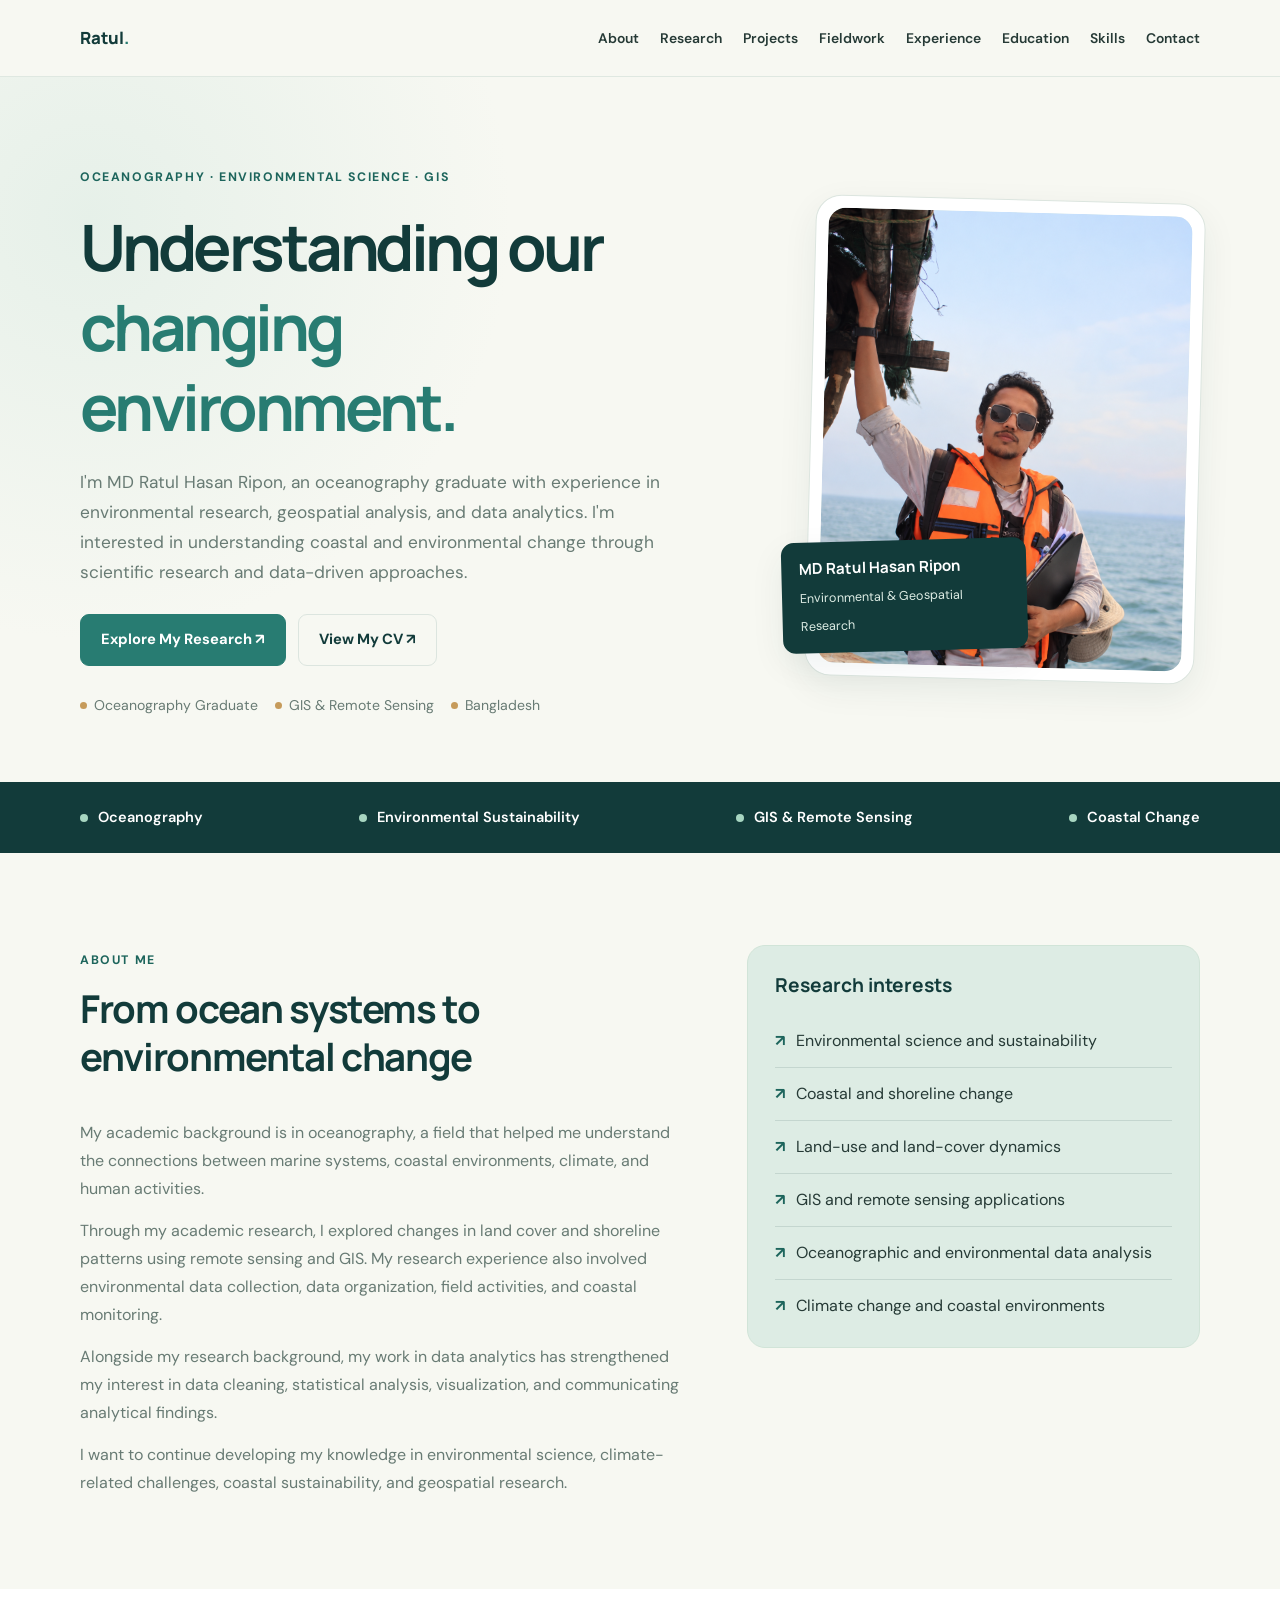
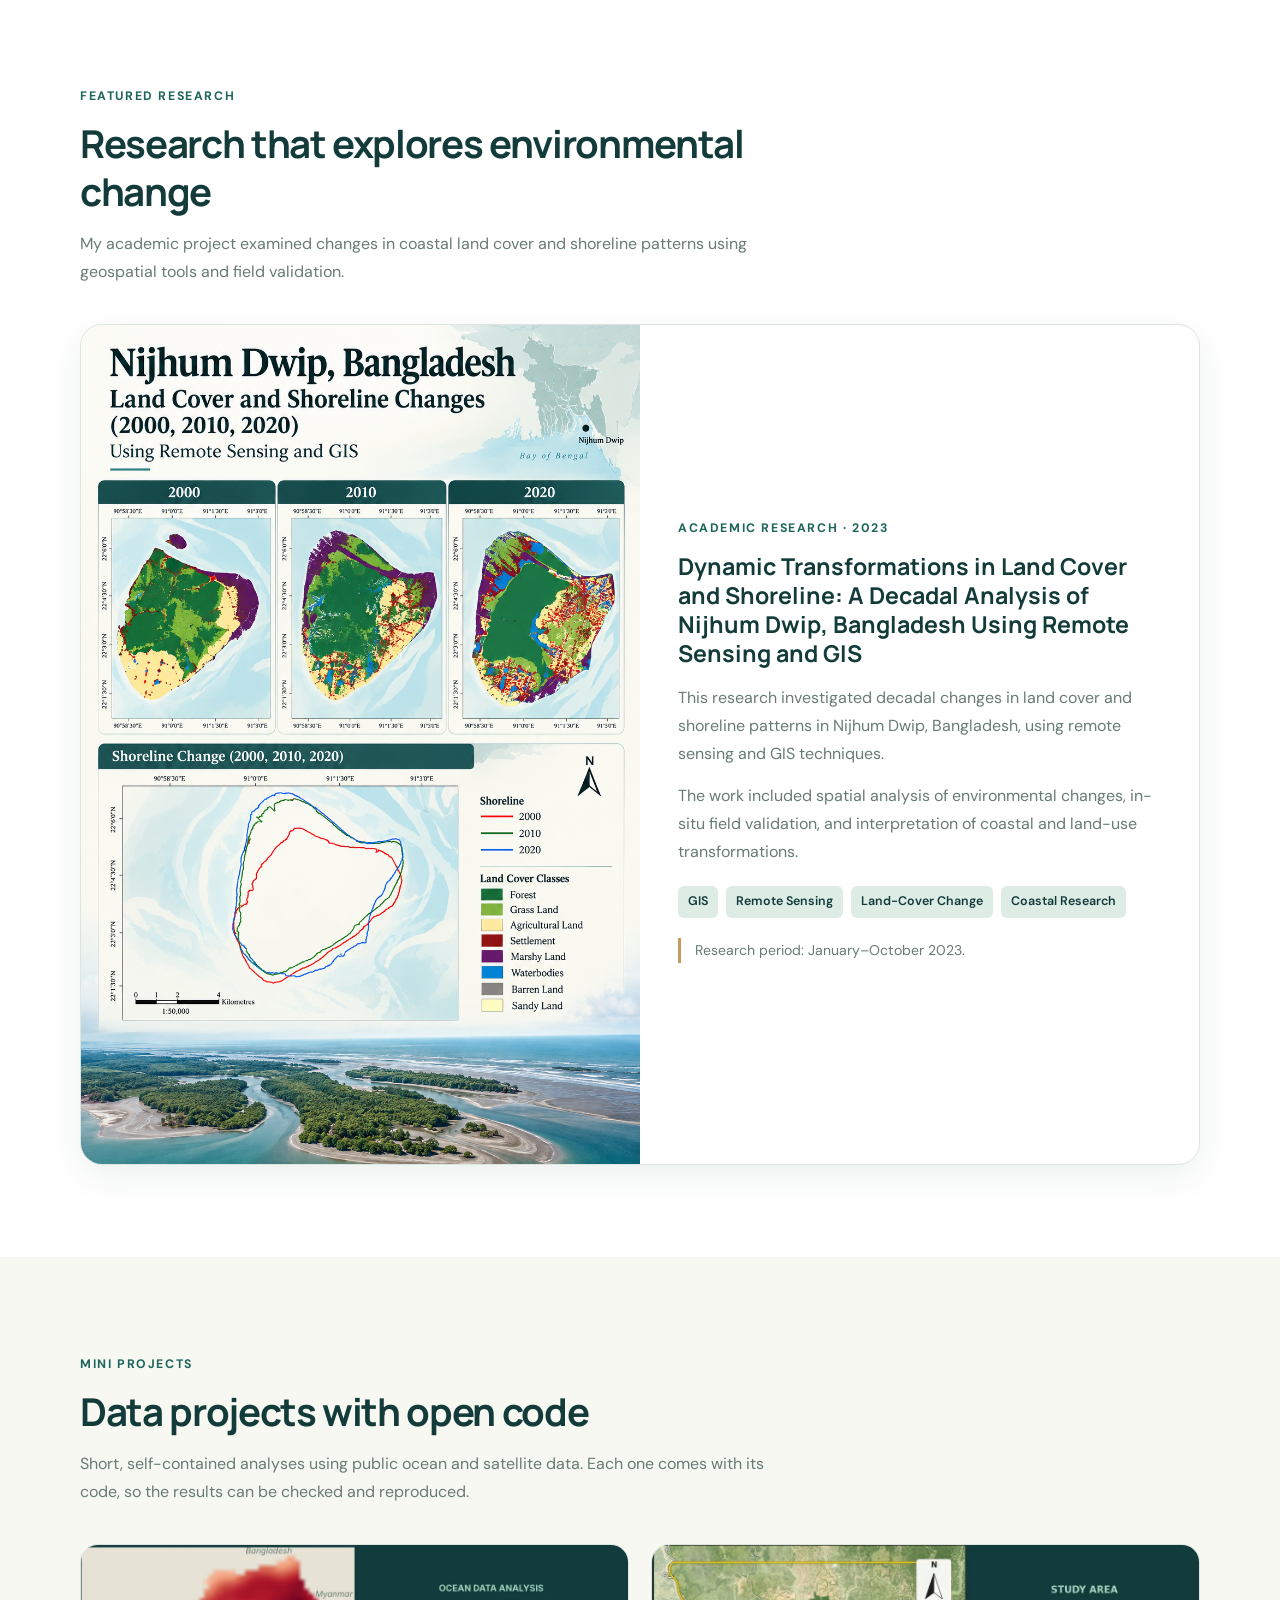
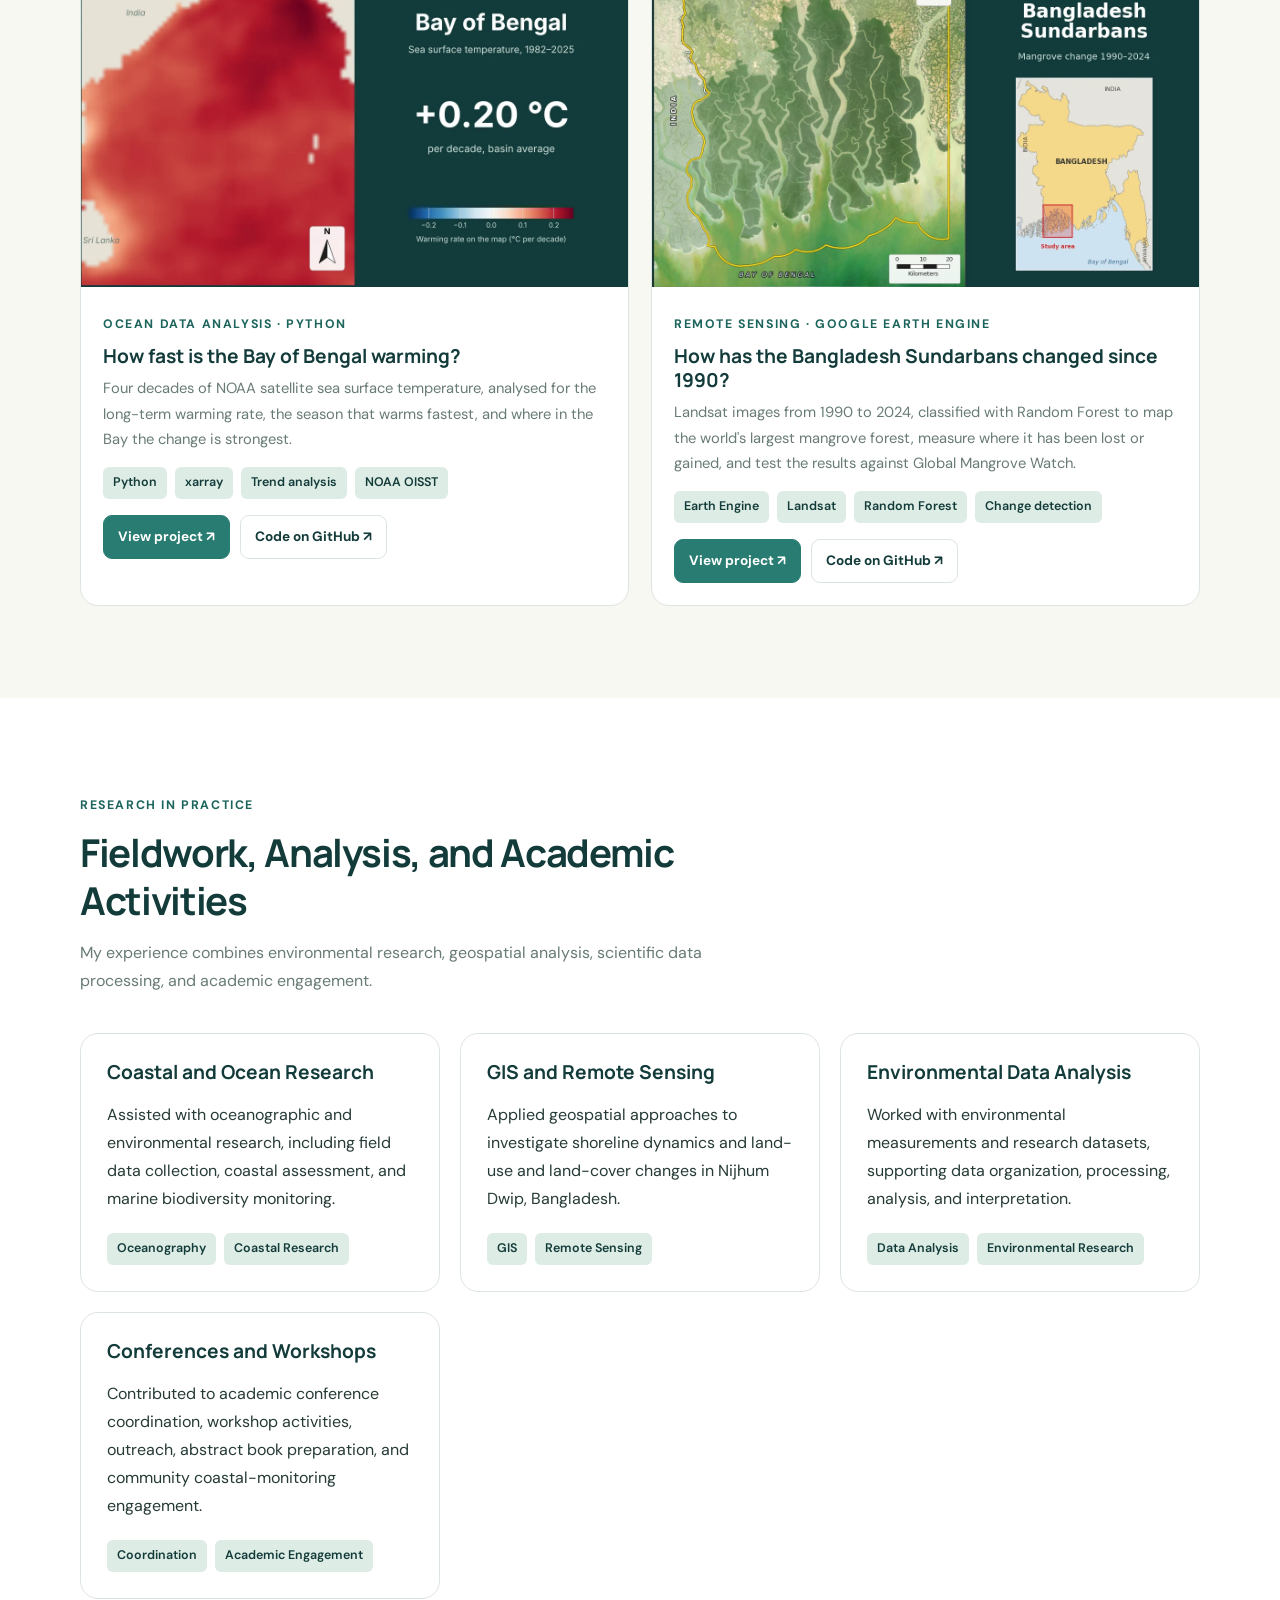
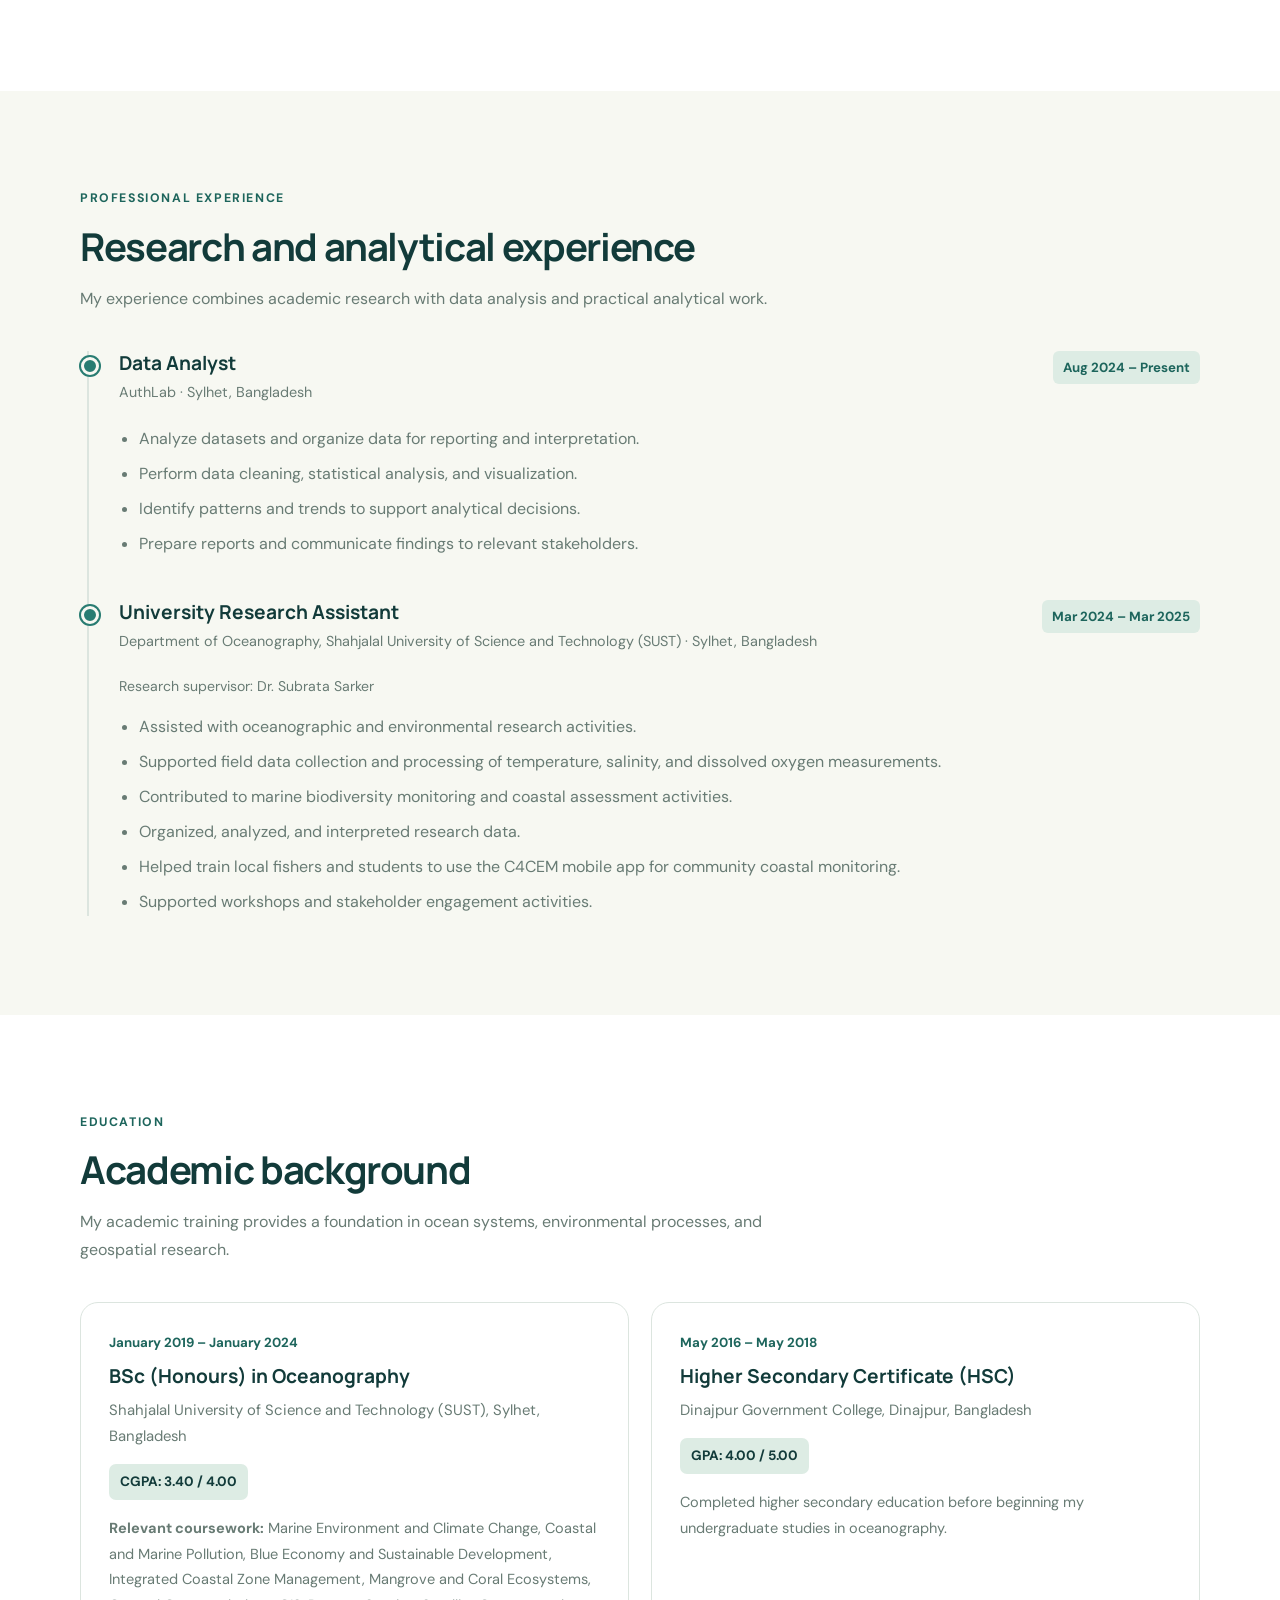
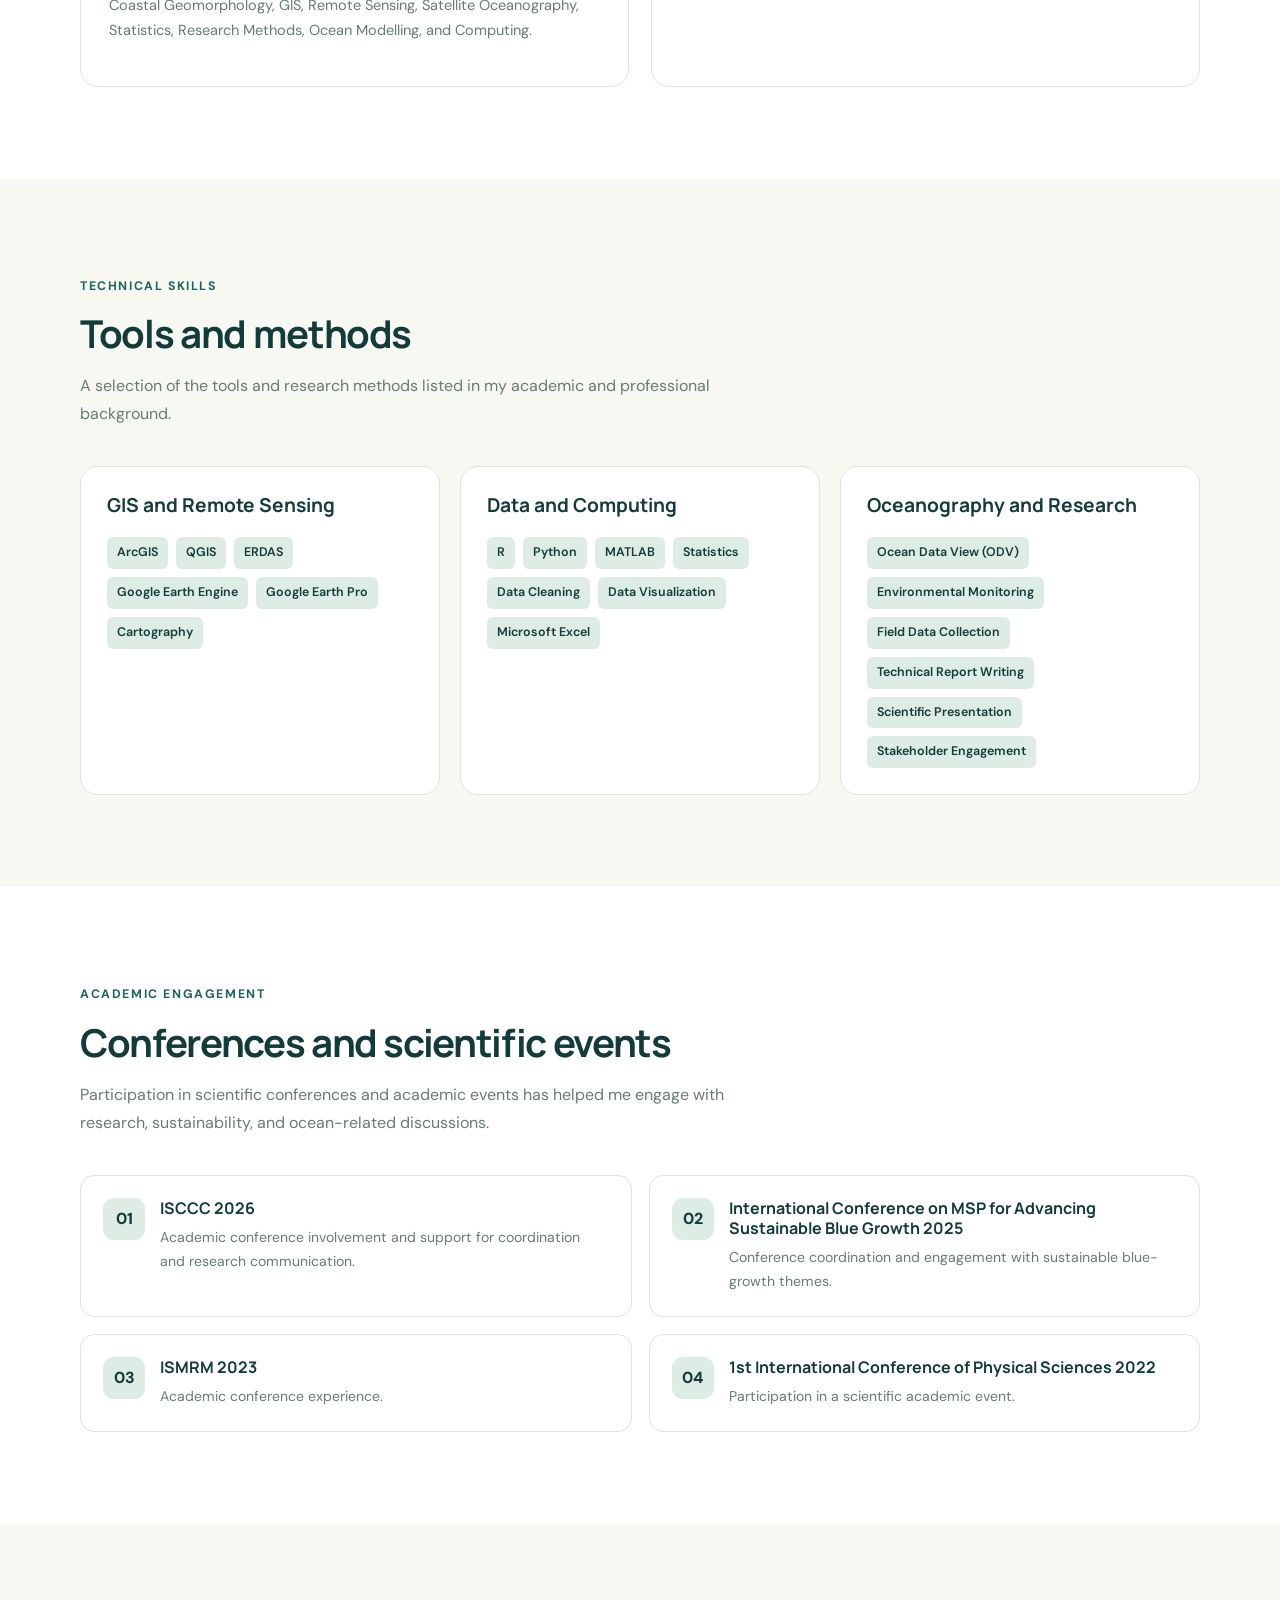
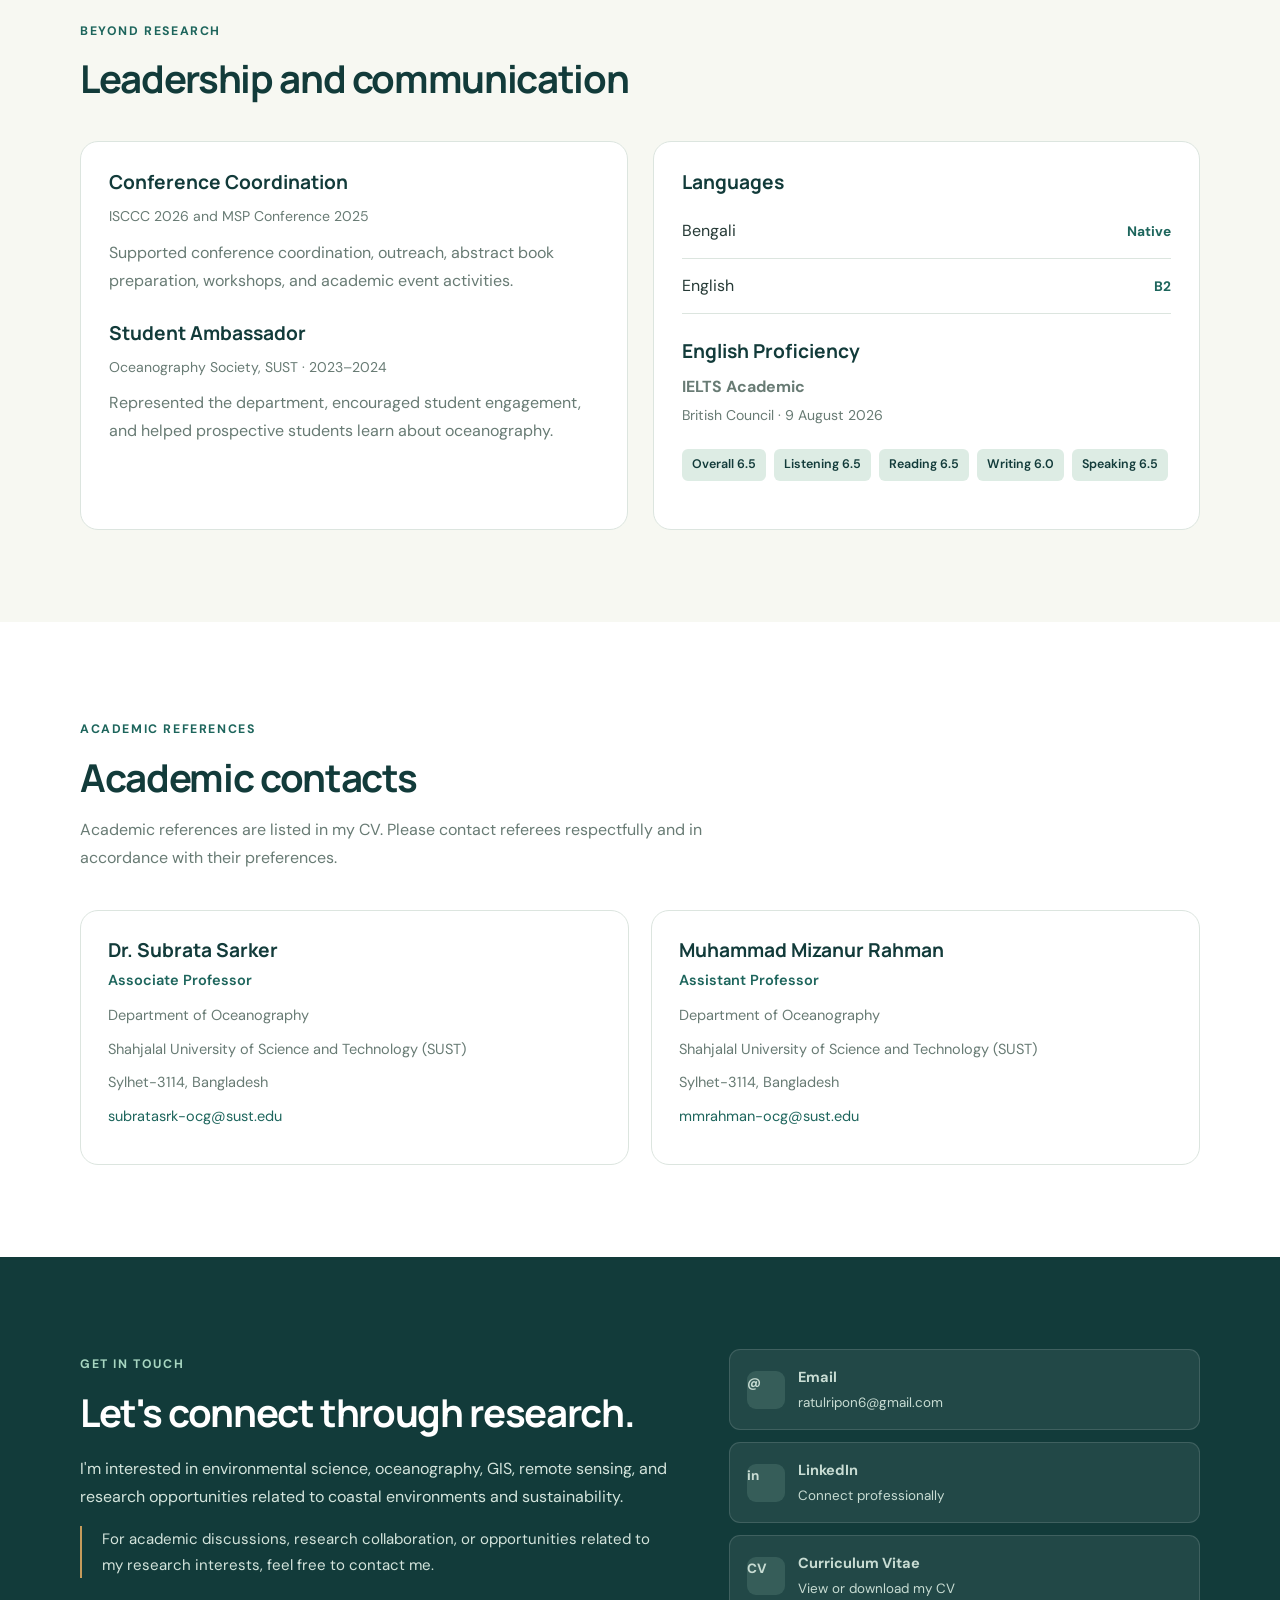
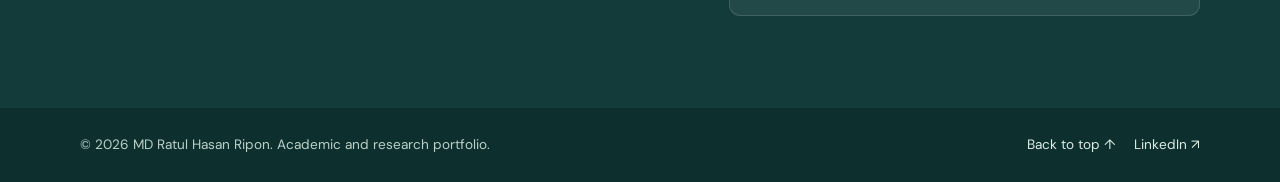
<file: index.html>
<!DOCTYPE html>
<html lang="en">
<head>
  <meta charset="UTF-8">
  <meta name="viewport" content="width=device-width, initial-scale=1.0">

  <title>MD Ratul Hasan Ripon | Oceanography & Environmental Research</title>
  <meta name="description" content="Academic portfolio of MD Ratul Hasan Ripon, an oceanography graduate interested in environmental science, GIS, remote sensing, coastal research, and sustainability.">
  <meta name="author" content="MD Ratul Hasan Ripon">
  <meta name="theme-color" content="#123B3A">

  <meta property="og:title" content="MD Ratul Hasan Ripon | Research Portfolio">
  <meta property="og:description" content="Explore my academic background, environmental research, GIS projects, and experience in oceanography.">
  <meta property="og:type" content="website">
  <meta property="og:url" content="https://ratulripon.github.io/">
  <meta property="og:image" content="https://ratulripon.github.io/assets/profile.png">

  <link rel="preconnect" href="https://fonts.googleapis.com">
  <link rel="preconnect" href="https://fonts.gstatic.com" crossorigin>
  <link href="https://fonts.googleapis.com/css2?family=DM+Sans:wght@400;500;600;700&family=Manrope:wght@400;500;600;700;800&display=swap" rel="stylesheet">

  <style>
    :root {
      --primary: #123B3A;
      --accent: #287C72;
      --accent-dark: #1D655C;
      --accent-light: #DDECE4;
      --background: #F7F8F2;
      --surface: #FFFFFF;
      --text: #263A36;
      --muted: #687B74;
      --border: #DCE5DF;
      --earth: #C69B5B;
      --shadow: 0 12px 35px rgba(18, 59, 58, 0.07);
      --radius: 18px;
      --max-width: 1120px;
    }

    * {
      box-sizing: border-box;
      margin: 0;
      padding: 0;
    }

    html {
      scroll-behavior: smooth;
      scroll-padding-top: 95px;
    }

    body {
      font-family: "DM Sans", sans-serif;
      color: var(--text);
      background: var(--background);
      line-height: 1.75;
      font-size: 16px;
    }

    h1, h2, h3, h4 {
      font-family: "Manrope", sans-serif;
      color: var(--primary);
      line-height: 1.25;
    }

    h1 {
      font-size: clamp(2.5rem, 5vw, 4.5rem);
      letter-spacing: -0.055em;
    }

    h2 {
      font-size: clamp(1.9rem, 3vw, 2.65rem);
      letter-spacing: -0.035em;
    }

    h3 {
      font-size: 1.2rem;
    }

    p {
      margin-bottom: 14px;
    }

    a {
      color: var(--accent-dark);
      text-decoration: none;
    }

    a:hover {
      color: var(--primary);
    }

    img {
      max-width: 100%;
      display: block;
    }

    button, a {
      -webkit-tap-highlight-color: transparent;
    }

    .container {
      width: min(var(--max-width), calc(100% - 40px));
      margin: 0 auto;
    }

    .section {
      padding: 92px 0;
    }

    .section-white {
      background: var(--surface);
    }

    .section-heading {
      max-width: 690px;
      margin-bottom: 38px;
    }

    .eyebrow {
      display: inline-block;
      color: var(--accent-dark);
      font-size: 0.77rem;
      font-weight: 700;
      letter-spacing: 0.13em;
      text-transform: uppercase;
      margin-bottom: 13px;
    }

    .section-heading h2 {
      margin-bottom: 14px;
    }

    .section-heading p {
      color: var(--muted);
      margin-bottom: 0;
    }

    .muted {
      color: var(--muted);
    }

    .small {
      font-size: 0.88rem;
    }

    /* Navigation */

    .site-header {
      position: sticky;
      top: 0;
      z-index: 100;
      background: rgba(247, 248, 242, 0.94);
      backdrop-filter: blur(14px);
      border-bottom: 1px solid rgba(220, 229, 223, 0.85);
    }

    .nav {
      min-height: 76px;
      display: flex;
      align-items: center;
      justify-content: space-between;
      gap: 24px;
    }

    .brand {
      font-family: "Manrope", sans-serif;
      font-weight: 800;
      font-size: 1.05rem;
      color: var(--primary);
      white-space: nowrap;
    }

    .brand span {
      color: var(--accent);
    }

    .nav-links {
      display: flex;
      align-items: center;
      gap: 21px;
    }

    .nav-links a {
      font-size: 0.87rem;
      font-weight: 600;
      color: var(--text);
    }

    .nav-links a:hover {
      color: var(--accent);
    }

    .menu-toggle {
      display: none;
      background: transparent;
      border: 1px solid var(--border);
      color: var(--primary);
      border-radius: 10px;
      padding: 7px 12px;
      font: inherit;
      cursor: pointer;
    }

    /* Buttons */

    .button {
      display: inline-flex;
      justify-content: center;
      align-items: center;
      gap: 9px;
      padding: 12px 20px;
      border: 1px solid var(--accent);
      border-radius: 9px;
      background: var(--accent);
      color: #fff;
      font-weight: 700;
      font-size: 0.92rem;
      transition: 0.2s ease;
    }

    .button:hover {
      color: #fff;
      background: var(--accent-dark);
      border-color: var(--accent-dark);
      transform: translateY(-2px);
    }

    .button-outline {
      color: var(--primary);
      background: transparent;
      border-color: var(--border);
    }

    .button-outline:hover {
      color: var(--primary);
      background: var(--accent-light);
      border-color: var(--accent-light);
    }

    .button-small {
      padding: 9px 14px;
      font-size: 0.85rem;
    }

    /* Hero */

    .hero {
      padding: 85px 0 64px;
      overflow: hidden;
      background:
        radial-gradient(circle at 7% 20%, rgba(221, 236, 228, 0.65), transparent 32%),
        var(--background);
    }

    .hero-grid {
      display: grid;
      grid-template-columns: 1.2fr 0.8fr;
      align-items: center;
      gap: 76px;
    }

    .hero .eyebrow {
      margin-bottom: 18px;
    }

    .hero h1 {
      max-width: 690px;
      margin-bottom: 20px;
    }

    .hero h1 span {
      color: var(--accent);
    }

    .hero-description {
      max-width: 620px;
      font-size: 1.08rem;
      color: var(--muted);
      margin-bottom: 27px;
    }

    .hero-actions {
      display: flex;
      flex-wrap: wrap;
      gap: 12px;
      margin-bottom: 27px;
    }

    .hero-meta {
      display: flex;
      flex-wrap: wrap;
      gap: 17px;
      color: var(--muted);
      font-size: 0.88rem;
    }

    .hero-meta span {
      display: inline-flex;
      align-items: center;
      gap: 7px;
    }

    .hero-meta span::before {
      content: "";
      width: 7px;
      height: 7px;
      border-radius: 50%;
      background: var(--earth);
    }

    .hero-visual {
      position: relative;
      max-width: 390px;
      justify-self: end;
      width: 100%;
    }

    .hero-photo-frame {
      position: relative;
      padding: 12px;
      background: #fff;
      border: 1px solid var(--border);
      border-radius: 26px;
      box-shadow: var(--shadow);
      transform: rotate(1.5deg);
    }

    .hero-photo {
      width: 100%;
      aspect-ratio: 4 / 5;
      object-fit: cover;
      object-position: center top;
      border-radius: 17px;
      background: var(--accent-light);
    }

    .photo-label {
      position: absolute;
      bottom: 30px;
      left: -28px;
      max-width: 245px;
      padding: 14px 18px;
      border-radius: 13px;
      background: var(--primary);
      color: #fff;
      box-shadow: var(--shadow);
      transform: rotate(-1.5deg);
    }

    .photo-label strong {
      display: block;
      font-family: "Manrope", sans-serif;
      font-size: 0.95rem;
    }

    .photo-label span {
      font-size: 0.79rem;
      color: #DDECE4;
    }

    /* Research interests */

    .interest-strip {
      background: var(--primary);
      color: #fff;
      padding: 23px 0;
    }

    .interest-list {
      display: flex;
      align-items: center;
      justify-content: space-between;
      flex-wrap: wrap;
      gap: 18px 28px;
    }

    .interest-item {
      display: flex;
      align-items: center;
      gap: 10px;
      font-size: 0.91rem;
      font-weight: 600;
    }

    .interest-dot {
      width: 8px;
      height: 8px;
      border-radius: 50%;
      background: #A7D6C1;
      flex-shrink: 0;
    }

    /* About */

    .about-grid {
      display: grid;
      grid-template-columns: 1.15fr 0.85fr;
      gap: 55px;
      align-items: start;
    }

    .about-copy p {
      color: var(--muted);
    }

    .about-copy p:last-child {
      margin-bottom: 0;
    }

    .focus-card {
      background: var(--accent-light);
      border: 1px solid #D1E4D8;
      border-radius: var(--radius);
      padding: 27px;
    }

    .focus-card h3 {
      margin-bottom: 18px;
    }

    .focus-list {
      list-style: none;
    }

    .focus-list li {
      padding: 12px 0;
      border-bottom: 1px solid rgba(18, 59, 58, 0.12);
      display: flex;
      align-items: flex-start;
      gap: 11px;
    }

    .focus-list li:last-child {
      border-bottom: 0;
      padding-bottom: 0;
    }

    .focus-list li::before {
      content: "↗";
      color: var(--accent-dark);
      font-weight: 700;
    }

    /* Research project */

    .project-card {
      display: grid;
      grid-template-columns: 1fr 1fr;
      background: var(--surface);
      border: 1px solid var(--border);
      border-radius: 22px;
      overflow: hidden;
      box-shadow: var(--shadow);
    }

    .project-visual {
      min-height: 350px;
      position: relative;
      background: #DDECE4;
      overflow: hidden;
    }

    .project-visual img {
      width: 100%;
      height: 100%;
      min-height: 350px;
      object-fit: cover;
    }

    .project-copy {
      padding: 38px;
      align-self: center;
    }

    .project-copy h3 {
      font-size: 1.45rem;
      margin-bottom: 16px;
    }

    .project-copy p {
      color: var(--muted);
    }

    .tag-list {
      display: flex;
      flex-wrap: wrap;
      gap: 8px;
      margin: 20px 0;
    }

    .tag {
      display: inline-block;
      padding: 5px 10px;
      background: var(--accent-light);
      color: var(--primary);
      border-radius: 6px;
      font-size: 0.78rem;
      font-weight: 600;
    }

    .project-note {
      border-left: 3px solid var(--earth);
      padding-left: 14px;
      font-size: 0.88rem;
      color: var(--muted);
    }

    /* Fieldwork gallery */

    .gallery-grid {
      display: grid;
      grid-template-columns: repeat(2, minmax(0, 1fr));
      gap: 22px;
    }

    .gallery-card {
      overflow: hidden;
      background: var(--surface);
      border: 1px solid var(--border);
      border-radius: var(--radius);
      transition: transform 0.25s ease, box-shadow 0.25s ease;
    }

    .gallery-card:hover {
      transform: translateY(-4px);
      box-shadow: var(--shadow);
    }

    .gallery-image {
      width: 100%;
      height: auto;
      aspect-ratio: 16 / 10;
      object-fit: cover;
      background: var(--accent-light);
    }

    .gallery-content {
      padding: 22px;
    }

    .gallery-content h3 {
      margin-bottom: 8px;
    }

    .gallery-content p {
      color: var(--muted);
      font-size: 0.92rem;
      margin-bottom: 0;
    }

    .gallery-card .eyebrow {
      margin-bottom: 8px;
    }

    .gallery-card .tag-list {
      margin: 14px 0 16px;
    }

    .card-links {
      display: flex;
      flex-wrap: wrap;
      gap: 10px;
    }

    .image-note {
      margin-top: 20px;
      padding: 15px 18px;
      border-radius: 10px;
      background: #F1F0E8;
      color: #66583F;
      font-size: 0.86rem;
    }

    /* Timeline / experience */

    .timeline {
      position: relative;
      margin-left: 7px;
      padding-left: 30px;
      border-left: 2px solid var(--border);
    }

    .timeline-item {
      position: relative;
      padding: 0 0 35px;
    }

    .timeline-item:last-child {
      padding-bottom: 0;
    }

    .timeline-item::before {
      content: "";
      position: absolute;
      left: -38px;
      top: 6px;
      width: 12px;
      height: 12px;
      border: 3px solid var(--background);
      background: var(--accent);
      border-radius: 50%;
      box-shadow: 0 0 0 2px var(--accent);
    }

    .timeline-top {
      display: flex;
      justify-content: space-between;
      align-items: flex-start;
      flex-wrap: wrap;
      gap: 8px 20px;
      margin-bottom: 8px;
    }

    .timeline-top h3 {
      margin-bottom: 5px;
    }

    .timeline-date {
      font-size: 0.83rem;
      font-weight: 700;
      color: var(--accent-dark);
      background: var(--accent-light);
      padding: 5px 10px;
      border-radius: 6px;
      white-space: nowrap;
    }

    .timeline-place {
      font-size: 0.9rem;
      color: var(--muted);
      margin-bottom: 12px;
    }

    .timeline-item ul {
      padding-left: 20px;
      color: var(--muted);
    }

    .timeline-item li {
      margin-bottom: 7px;
    }

    /* Education */

    .education-grid {
      display: grid;
      grid-template-columns: repeat(2, minmax(0, 1fr));
      gap: 22px;
    }

    .education-card {
      padding: 28px;
      border: 1px solid var(--border);
      border-radius: var(--radius);
      background: var(--surface);
    }

    .education-card .date {
      color: var(--accent-dark);
      font-size: 0.83rem;
      font-weight: 700;
      margin-bottom: 10px;
    }

    .education-card h3 {
      margin-bottom: 9px;
    }

    .education-card .institution {
      color: var(--muted);
      margin-bottom: 15px;
      font-size: 0.93rem;
    }

    .grade {
      display: inline-block;
      padding: 6px 11px;
      background: var(--accent-light);
      color: var(--primary);
      border-radius: 7px;
      font-size: 0.85rem;
      font-weight: 700;
    }

    .coursework {
      color: var(--muted);
      font-size: 0.91rem;
      margin-top: 16px;
    }

    /* Skills */

    .skills-grid {
      display: grid;
      grid-template-columns: repeat(3, minmax(0, 1fr));
      gap: 20px;
    }

    .skill-card {
      padding: 26px;
      background: var(--surface);
      border: 1px solid var(--border);
      border-radius: var(--radius);
    }

    .skill-card h3 {
      margin-bottom: 17px;
    }

    .skill-card .tag-list {
      margin-bottom: 0;
    }

    /* Conferences */

    .conference-grid {
      display: grid;
      grid-template-columns: repeat(2, minmax(0, 1fr));
      gap: 17px;
    }

    .conference-card {
      display: flex;
      gap: 15px;
      align-items: flex-start;
      padding: 22px;
      border: 1px solid var(--border);
      border-radius: 14px;
      background: var(--surface);
    }

    .conference-icon {
      width: 42px;
      height: 42px;
      display: grid;
      place-items: center;
      flex-shrink: 0;
      border-radius: 11px;
      background: var(--accent-light);
      color: var(--primary);
      font-weight: 800;
    }

    .conference-card h3 {
      font-size: 1rem;
      margin-bottom: 7px;
    }

    .conference-card p {
      color: var(--muted);
      font-size: 0.88rem;
      margin-bottom: 0;
    }

    /* Leadership and language */

    .two-column-grid {
      display: grid;
      grid-template-columns: repeat(2, minmax(0, 1fr));
      gap: 25px;
    }

    .content-card {
      padding: 28px;
      border: 1px solid var(--border);
      border-radius: var(--radius);
      background: var(--surface);
    }

    .content-card h3 {
      margin-bottom: 10px;
    }

    .content-card p {
      color: var(--muted);
      margin-bottom: 10px;
    }

    .content-card p:last-child {
      margin-bottom: 0;
    }

    .language-row {
      display: flex;
      align-items: center;
      justify-content: space-between;
      gap: 15px;
      padding: 13px 0;
      border-bottom: 1px solid var(--border);
    }

    .language-row:last-child {
      border-bottom: 0;
    }

    .language-level {
      color: var(--accent-dark);
      font-size: 0.86rem;
      font-weight: 700;
    }

    /* References */

    .reference-grid {
      display: grid;
      grid-template-columns: repeat(2, minmax(0, 1fr));
      gap: 22px;
    }

    .reference-card {
      padding: 27px;
      background: var(--surface);
      border: 1px solid var(--border);
      border-radius: var(--radius);
    }

    .reference-card h3 {
      margin-bottom: 6px;
    }

    .reference-role {
      color: var(--accent-dark);
      font-weight: 600;
      font-size: 0.91rem;
      margin-bottom: 10px;
    }

    .reference-card p {
      color: var(--muted);
      font-size: 0.91rem;
      margin-bottom: 8px;
    }

    .reference-card a {
      overflow-wrap: anywhere;
    }

    /* Contact */

    .contact-section {
      background: var(--primary);
      color: #fff;
    }

    .contact-section h2 {
      color: #fff;
    }

    .contact-section .eyebrow {
      color: #A7D6C1;
    }

    .contact-section p {
      color: #D4E4DC;
    }

    .contact-grid {
      display: grid;
      grid-template-columns: 1fr 0.8fr;
      gap: 60px;
      align-items: start;
    }

    .contact-links {
      display: grid;
      gap: 12px;
    }

    .contact-link {
      display: flex;
      align-items: center;
      gap: 13px;
      padding: 15px 17px;
      background: rgba(255, 255, 255, 0.07);
      border: 1px solid rgba(255, 255, 255, 0.13);
      border-radius: 11px;
      color: #fff;
      overflow-wrap: anywhere;
    }

    .contact-link:hover {
      color: #fff;
      background: rgba(255, 255, 255, 0.13);
    }

    .contact-link strong {
      display: block;
      font-size: 0.91rem;
    }

    .contact-link span {
      display: block;
      color: #C8DCD3;
      font-size: 0.84rem;
    }

    .contact-mark {
      width: 38px;
      height: 38px;
      flex-shrink: 0;
      display: grid;
      place-items: center;
      border-radius: 9px;
      background: rgba(167, 214, 193, 0.15);
      color: #A7D6C1;
      font-weight: 800;
    }

    .contact-note {
      border-left: 2px solid var(--earth);
      padding-left: 20px;
      margin-top: 15px;
    }

    .contact-note p {
      font-size: 0.94rem;
    }

    /* Footer */

    .site-footer {
      background: #0D302F;
      color: #BBD0C7;
      padding: 25px 0;
      font-size: 0.85rem;
    }

    .footer-inner {
      display: flex;
      justify-content: space-between;
      align-items: center;
      gap: 15px;
      flex-wrap: wrap;
    }

    .footer-inner a {
      color: #DDECE4;
    }

    .footer-links {
      display: flex;
      gap: 18px;
      flex-wrap: wrap;
    }

    /* Responsive */

    @media (max-width: 950px) {
      .nav-links {
        gap: 13px;
      }

      .nav-links a {
        font-size: 0.8rem;
      }

      .hero-grid {
        gap: 38px;
      }

      .skills-grid {
        grid-template-columns: repeat(2, minmax(0, 1fr));
      }

      .contact-grid {
        gap: 35px;
      }
    }

    @media (max-width: 760px) {
      .section {
        padding: 65px 0;
      }

      .nav {
        min-height: 68px;
      }

      .menu-toggle {
        display: block;
      }

      .nav-links {
        display: none;
        position: absolute;
        top: 68px;
        left: 0;
        right: 0;
        flex-direction: column;
        align-items: stretch;
        gap: 0;
        padding: 10px 20px 18px;
        background: var(--background);
        border-bottom: 1px solid var(--border);
      }

      .nav-links.open {
        display: flex;
      }

      .nav-links a {
        padding: 10px 0;
        font-size: 0.92rem;
      }

      .hero {
        padding: 55px 0 48px;
      }

      .hero-grid,
      .about-grid,
      .project-card,
      .contact-grid {
        grid-template-columns: 1fr;
      }

      .hero-grid {
        gap: 45px;
      }

      .hero-visual {
        width: min(100%, 330px);
        justify-self: center;
      }

      .photo-label {
        left: -10px;
      }

      .interest-list {
        justify-content: flex-start;
        gap: 13px 22px;
      }

      .about-grid {
        gap: 30px;
      }

      .project-visual,
      .project-visual img {
        min-height: 250px;
        max-height: 360px;
      }

      .project-copy {
        padding: 27px;
      }

      .gallery-grid,
      .education-grid,
      .conference-grid,
      .two-column-grid,
      .reference-grid {
        grid-template-columns: 1fr;
      }

      .skills-grid {
        grid-template-columns: 1fr;
      }

      .contact-grid {
        gap: 25px;
      }
    }

    @media (max-width: 420px) {
      .container {
        width: min(100% - 28px, var(--max-width));
      }

      h1 {
        font-size: 2.5rem;
      }

      .hero-actions .button {
        width: 100%;
      }

      .timeline-top {
        display: block;
      }

      .timeline-date {
        display: inline-block;
        margin-top: 8px;
      }

      .focus-card,
      .education-card,
      .skill-card,
      .content-card,
      .reference-card {
        padding: 22px;
      }
    }

    @media (prefers-reduced-motion: reduce) {
      html {
        scroll-behavior: auto;
      }

      *, *::before, *::after {
        transition-duration: 0.01ms !important;
      }
    }
  </style>
</head>

<body>

  <!-- Navigation -->
  <header class="site-header">
    <div class="container nav">
      <a class="brand" href="#home">Ratul<span>.</span></a>

      <button
        class="menu-toggle"
        id="menuToggle"
        aria-label="Open navigation"
        aria-expanded="false"
        aria-controls="navLinks"
      >Menu ☰</button>

      <nav class="nav-links" id="navLinks" aria-label="Main navigation">
        <a href="#about">About</a>
        <a href="#research">Research</a>
        <a href="#projects">Projects</a>
        <a href="#fieldwork">Fieldwork</a>
        <a href="#experience">Experience</a>
        <a href="#education">Education</a>
        <a href="#skills">Skills</a>
        <a href="#contact">Contact</a>
      </nav>
    </div>
  </header>

  <main>

    <!-- Hero -->
    <section class="hero" id="home">
      <div class="container hero-grid">
        <div>
          <span class="eyebrow">Oceanography · Environmental Science · GIS</span>

          <h1>
            Understanding our
            <span>changing environment.</span>
          </h1>

          <p class="hero-description">
            I'm MD Ratul Hasan Ripon, an oceanography graduate with experience
            in environmental research, geospatial analysis, and data analytics.
            I'm interested in understanding coastal and environmental change
            through scientific research and data-driven approaches.
          </p>

          <div class="hero-actions">
            <a class="button" href="#research">Explore My Research ↗</a>
            <a class="button button-outline" href="assets/cv.pdf" target="_blank" rel="noopener">
              View My CV ↗
            </a>
          </div>

          <div class="hero-meta">
            <span>Oceanography Graduate</span>
            <span>GIS & Remote Sensing</span>
            <span>Bangladesh</span>
          </div>
        </div>

        <div class="hero-visual">
          <div class="hero-photo-frame">
            <img
              class="hero-photo"
              src="assets/profile.png"
              alt="Portrait of MD Ratul Hasan Ripon"
              fetchpriority="high"
            >
          </div>

          <div class="photo-label">
            <strong>MD Ratul Hasan Ripon</strong>
            <span>Environmental & Geospatial Research</span>
          </div>
        </div>
      </div>
    </section>

    <!-- Research interests strip -->
    <section class="interest-strip" aria-label="Research interests">
      <div class="container interest-list">
        <div class="interest-item"><span class="interest-dot"></span>Oceanography</div>
        <div class="interest-item"><span class="interest-dot"></span>Environmental Sustainability</div>
        <div class="interest-item"><span class="interest-dot"></span>GIS & Remote Sensing</div>
        <div class="interest-item"><span class="interest-dot"></span>Coastal Change</div>
      </div>
    </section>

    <!-- About -->
    <section class="section" id="about">
      <div class="container about-grid">
        <div>
          <div class="section-heading">
            <span class="eyebrow">About Me</span>
            <h2>From ocean systems to environmental change</h2>
          </div>

          <div class="about-copy">
            <p>
              My academic background is in oceanography, a field that helped me
              understand the connections between marine systems, coastal
              environments, climate, and human activities.
            </p>

            <p>
              Through my academic research, I explored changes in land cover
              and shoreline patterns using remote sensing and GIS. My research
              experience also involved environmental data collection, data
              organization, field activities, and coastal monitoring.
            </p>

            <p>
              Alongside my research background, my work in data analytics has
              strengthened my interest in data cleaning, statistical analysis,
              visualization, and communicating analytical findings.
            </p>

            <p>
              I want to continue developing my knowledge in environmental
              science, climate-related challenges, coastal sustainability, and
              geospatial research.
            </p>
          </div>
        </div>

        <aside class="focus-card">
          <h3>Research interests</h3>
          <ul class="focus-list">
            <li>Environmental science and sustainability</li>
            <li>Coastal and shoreline change</li>
            <li>Land-use and land-cover dynamics</li>
            <li>GIS and remote sensing applications</li>
            <li>Oceanographic and environmental data analysis</li>
            <li>Climate change and coastal environments</li>
          </ul>
        </aside>
      </div>
    </section>

    <!-- Research project -->
    <section class="section section-white" id="research">
      <div class="container">
        <div class="section-heading">
          <span class="eyebrow">Featured Research</span>
          <h2>Research that explores environmental change</h2>
          <p>
            My academic project examined changes in coastal land cover and
            shoreline patterns using geospatial tools and field validation.
          </p>
        </div>

        <article class="project-card">
          
<div class="project-visual">
  <img
    src="assets/nijhum-dwip-research.png"
    alt="Nijhum Dwip land-cover classification and shoreline changes from 2000 to 2020"
    loading="lazy"
  >
</div>


          <div class="project-copy">
            <span class="eyebrow">Academic Research · 2023</span>

            <h3>
              Dynamic Transformations in Land Cover and Shoreline:
              A Decadal Analysis of Nijhum Dwip, Bangladesh Using Remote
              Sensing and GIS
            </h3>

            <p>
              This research investigated decadal changes in land cover and
              shoreline patterns in Nijhum Dwip, Bangladesh, using remote
              sensing and GIS techniques.
            </p>

            <p>
              The work included spatial analysis of environmental changes,
              in-situ field validation, and interpretation of coastal and
              land-use transformations.
            </p>

            <div class="tag-list">
              <span class="tag">GIS</span>
              <span class="tag">Remote Sensing</span>
              <span class="tag">Land-Cover Change</span>
              <span class="tag">Coastal Research</span>
            </div>

            <p class="project-note">
              Research period: January–October 2023.
            </p>
          </div>
        </article>
      </div>
    </section>

    <!-- Mini projects -->
    <section class="section" id="projects">
      <div class="container">
        <div class="section-heading">
          <span class="eyebrow">Mini Projects</span>
          <h2>Data projects with open code</h2>
          <p>
            Short, self-contained analyses using public ocean and satellite data.
            Each one comes with its code, so the results can be checked and reproduced.
          </p>
        </div>

        <div class="gallery-grid">
          <article class="gallery-card">
            <a href="projects/bay-of-bengal-sst/">
              <img
                class="gallery-image"
                src="projects/bay-of-bengal-sst/figures/thumbnail.webp"
                alt="Warming stripes: one coloured stripe per year of Bay of Bengal sea surface temperature since 1982, from blue to red"
                width="1200"
                height="750"
                loading="lazy"
              >
            </a>
            <div class="gallery-content">
              <span class="eyebrow">Ocean data analysis · Python</span>
              <h3>How fast is the Bay of Bengal warming?</h3>
              <p>
                Four decades of NOAA satellite sea surface temperature, analysed for the
                long-term warming rate, the season that warms fastest, and where in the
                Bay the change is strongest.
              </p>
              <div class="tag-list">
                <span class="tag">Python</span>
                <span class="tag">xarray</span>
                <span class="tag">Trend analysis</span>
                <span class="tag">NOAA OISST</span>
              </div>
              <div class="card-links">
                <a class="button button-small" href="projects/bay-of-bengal-sst/">View project ↗</a>
                <a class="button button-outline button-small" href="https://github.com/ratulripon/bay-of-bengal-sst" target="_blank" rel="noopener">Code on GitHub ↗</a>
              </div>
            </div>
          </article>

          <article class="gallery-card">
            <a href="projects/sundarbans-mangroves/">
              <img
                class="gallery-image"
                src="projects/sundarbans-mangroves/figures/thumbnail.webp"
                alt="Study area map of the Bangladesh Sundarbans on a satellite image, with a locator map of Bangladesh"
                width="1200"
                height="750"
                loading="lazy"
              >
            </a>
            <div class="gallery-content">
              <span class="eyebrow">Remote sensing · Google Earth Engine</span>
              <h3>How has the Bangladesh Sundarbans changed since 1990?</h3>
              <p>
                Landsat images from 1990 to 2024, classified with Random Forest to map the world's
                largest mangrove forest, measure where it has been lost or gained, and test the
                results against Global Mangrove Watch.
              </p>
              <div class="tag-list">
                <span class="tag">Earth Engine</span>
                <span class="tag">Landsat</span>
                <span class="tag">Random Forest</span>
                <span class="tag">Change detection</span>
              </div>
              <div class="card-links">
                <a class="button button-small" href="projects/sundarbans-mangroves/">View project ↗</a>
                <a class="button button-outline button-small" href="https://github.com/ratulripon/sundarbans-mangrove-change" target="_blank" rel="noopener">Code on GitHub ↗</a>
              </div>
            </div>
          </article>
        </div>
      </div>
    </section>

<!-- Fieldwork, Analysis, and Academic Activities -->
<section class="section section-white" id="fieldwork">
  <div class="container">
    <div class="section-heading">
      <span class="eyebrow">Research in Practice</span>
      <h2>Fieldwork, Analysis, and Academic Activities</h2>
      <p>
        My experience combines environmental research, geospatial analysis,
        scientific data processing, and academic engagement.
      </p>
    </div>

    <div class="skills-grid">

      <article class="skill-card">
        <h3>Coastal and Ocean Research</h3>
        <p>
          Assisted with oceanographic and environmental research, including
          field data collection, coastal assessment, and marine biodiversity
          monitoring.
        </p>
        <div class="tag-list">
          <span class="tag">Oceanography</span>
          <span class="tag">Coastal Research</span>
        </div>
      </article>

      <article class="skill-card">
        <h3>GIS and Remote Sensing</h3>
        <p>
          Applied geospatial approaches to investigate shoreline dynamics
          and land-use and land-cover changes in Nijhum Dwip, Bangladesh.
        </p>
        <div class="tag-list">
          <span class="tag">GIS</span>
          <span class="tag">Remote Sensing</span>
        </div>
      </article>

      <article class="skill-card">
        <h3>Environmental Data Analysis</h3>
        <p>
          Worked with environmental measurements and research datasets,
          supporting data organization, processing, analysis, and
          interpretation.
        </p>
        <div class="tag-list">
          <span class="tag">Data Analysis</span>
          <span class="tag">Environmental Research</span>
        </div>
      </article>

      <article class="skill-card">
        <h3>Conferences and Workshops</h3>
        <p>
          Contributed to academic conference coordination, workshop
          activities, outreach, abstract book preparation, and community
          coastal-monitoring engagement.
        </p>
        <div class="tag-list">
          <span class="tag">Coordination</span>
          <span class="tag">Academic Engagement</span>
        </div>
      </article>

    </div>
  </div>
</section>


    <!-- Experience -->
    <section class="section" id="experience">
      <div class="container">
        <div class="section-heading">
          <span class="eyebrow">Professional Experience</span>
          <h2>Research and analytical experience</h2>
          <p>
            My experience combines academic research with data analysis
            and practical analytical work.
          </p>
        </div>

        <div class="timeline">

          <article class="timeline-item">
            <div class="timeline-top">
              <div>
                <h3>Data Analyst</h3>
                <div class="timeline-place">AuthLab · Sylhet, Bangladesh</div>
              </div>
              <span class="timeline-date">Aug 2024 – Present</span>
            </div>

            <ul>
              <li>Analyze datasets and organize data for reporting and interpretation.</li>
              <li>Perform data cleaning, statistical analysis, and visualization.</li>
              <li>Identify patterns and trends to support analytical decisions.</li>
              <li>Prepare reports and communicate findings to relevant stakeholders.</li>
            </ul>
          </article>

          <article class="timeline-item">
            <div class="timeline-top">
              <div>
                <h3>University Research Assistant</h3>
                <div class="timeline-place">
                  Department of Oceanography, Shahjalal University of Science
                  and Technology (SUST) · Sylhet, Bangladesh
                </div>
              </div>
              <span class="timeline-date">Mar 2024 – Mar 2025</span>
            </div>

            <p class="muted small">
              Research supervisor: Dr. Subrata Sarker
            </p>

            <ul>
              <li>Assisted with oceanographic and environmental research activities.</li>
              <li>Supported field data collection and processing of temperature, salinity, and dissolved oxygen measurements.</li>
              <li>Contributed to marine biodiversity monitoring and coastal assessment activities.</li>
              <li>Organized, analyzed, and interpreted research data.</li>
              <li>Helped train local fishers and students to use the C4CEM mobile app for community coastal monitoring.</li>
              <li>Supported workshops and stakeholder engagement activities.</li>
            </ul>
          </article>

        </div>
      </div>
    </section>

    <!-- Education -->
    <section class="section section-white" id="education">
      <div class="container">
        <div class="section-heading">
          <span class="eyebrow">Education</span>
          <h2>Academic background</h2>
          <p>
            My academic training provides a foundation in ocean systems,
            environmental processes, and geospatial research.
          </p>
        </div>

        <div class="education-grid">

          <article class="education-card">
            <div class="date">January 2019 – January 2024</div>
            <h3>BSc (Honours) in Oceanography</h3>
            <p class="institution">
              Shahjalal University of Science and Technology (SUST), Sylhet, Bangladesh
            </p>
            <span class="grade">CGPA: 3.40 / 4.00</span>
            <p class="coursework">
              <strong>Relevant coursework:</strong> Marine Environment and
              Climate Change, Coastal and Marine Pollution, Blue Economy and
              Sustainable Development, Integrated Coastal Zone Management,
              Mangrove and Coral Ecosystems, Coastal Geomorphology, GIS,
              Remote Sensing, Satellite Oceanography, Statistics, Research
              Methods, Ocean Modelling, and Computing.
            </p>
          </article>

          <article class="education-card">
            <div class="date">May 2016 – May 2018</div>
            <h3>Higher Secondary Certificate (HSC)</h3>
            <p class="institution">
              Dinajpur Government College, Dinajpur, Bangladesh
            </p>
            <span class="grade">GPA: 4.00 / 5.00</span>
            <p class="coursework">
              Completed higher secondary education before beginning my
              undergraduate studies in oceanography.
            </p>
          </article>

        </div>
      </div>
    </section>

    <!-- Technical skills -->
    <section class="section" id="skills">
      <div class="container">
        <div class="section-heading">
          <span class="eyebrow">Technical Skills</span>
          <h2>Tools and methods</h2>
          <p>
            A selection of the tools and research methods listed in my
            academic and professional background.
          </p>
        </div>

        <div class="skills-grid">

          <article class="skill-card">
            <h3>GIS and Remote Sensing</h3>
            <div class="tag-list">
              <span class="tag">ArcGIS</span>
              <span class="tag">QGIS</span>
              <span class="tag">ERDAS</span>
              <span class="tag">Google Earth Engine</span>
              <span class="tag">Google Earth Pro</span>
              <span class="tag">Cartography</span>
            </div>
          </article>

          <article class="skill-card">
            <h3>Data and Computing</h3>
            <div class="tag-list">
              <span class="tag">R</span>
              <span class="tag">Python</span>
              <span class="tag">MATLAB</span>
              <span class="tag">Statistics</span>
              <span class="tag">Data Cleaning</span>
              <span class="tag">Data Visualization</span>
              <span class="tag">Microsoft Excel</span>
            </div>
          </article>

          <article class="skill-card">
            <h3>Oceanography and Research</h3>
            <div class="tag-list">
              <span class="tag">Ocean Data View (ODV)</span>
              <span class="tag">Environmental Monitoring</span>
              <span class="tag">Field Data Collection</span>
              <span class="tag">Technical Report Writing</span>
              <span class="tag">Scientific Presentation</span>
              <span class="tag">Stakeholder Engagement</span>
            </div>
          </article>

        </div>
      </div>
    </section>

    <!-- Conferences -->
    <section class="section section-white" id="conferences">
      <div class="container">
        <div class="section-heading">
          <span class="eyebrow">Academic Engagement</span>
          <h2>Conferences and scientific events</h2>
          <p>
            Participation in scientific conferences and academic events has
            helped me engage with research, sustainability, and ocean-related
            discussions.
          </p>
        </div>

        <div class="conference-grid">

          <article class="conference-card">
            <div class="conference-icon">01</div>
            <div>
              <h3>ISCCC 2026</h3>
              <p>
                Academic conference involvement and support for coordination
                and research communication.
              </p>
            </div>
          </article>

          <article class="conference-card">
            <div class="conference-icon">02</div>
            <div>
              <h3>International Conference on MSP for Advancing Sustainable Blue Growth 2025</h3>
              <p>
                Conference coordination and engagement with sustainable
                blue-growth themes.
              </p>
            </div>
          </article>

          <article class="conference-card">
            <div class="conference-icon">03</div>
            <div>
              <h3>ISMRM 2023</h3>
              <p>
                Academic conference experience.
              </p>
            </div>
          </article>

          <article class="conference-card">
            <div class="conference-icon">04</div>
            <div>
              <h3>1st International Conference of Physical Sciences 2022</h3>
              <p>
                Participation in a scientific academic event.
              </p>
            </div>
          </article>

        </div>
      </div>
    </section>

    <!-- Leadership and languages -->
    <section class="section" id="activities">
      <div class="container">
        <div class="section-heading">
          <span class="eyebrow">Beyond Research</span>
          <h2>Leadership and communication</h2>
        </div>

        <div class="two-column-grid">

          <article class="content-card">
            <h3>Conference Coordination</h3>
            <p class="muted small">ISCCC 2026 and MSP Conference 2025</p>
            <p>
              Supported conference coordination, outreach, abstract book
              preparation, workshops, and academic event activities.
            </p>

            <h3 style="margin-top: 26px;">Student Ambassador</h3>
            <p class="muted small">
              Oceanography Society, SUST · 2023–2024
            </p>
            <p>
              Represented the department, encouraged student engagement,
              and helped prospective students learn about oceanography.
            </p>
          </article>

          <article class="content-card">
            <h3>Languages</h3>

            <div class="language-row">
              <span>Bengali</span>
              <span class="language-level">Native</span>
            </div>

            <div class="language-row">
              <span>English</span>
              <span class="language-level">B2</span>
            </div>

            <h3 style="margin-top: 25px;">English Proficiency</h3>
            <p>
              <strong>IELTS Academic</strong><br>
              <span class="muted small">British Council · 9 August 2026</span>
            </p>

            <div class="tag-list">
              <span class="tag">Overall 6.5</span>
              <span class="tag">Listening 6.5</span>
              <span class="tag">Reading 6.5</span>
              <span class="tag">Writing 6.0</span>
              <span class="tag">Speaking 6.5</span>
            </div>
          </article>

        </div>
      </div>
    </section>

    <!-- References -->
    <section class="section section-white" id="references">
      <div class="container">
        <div class="section-heading">
          <span class="eyebrow">Academic References</span>
          <h2>Academic contacts</h2>
          <p>
            Academic references are listed in my CV. Please contact referees
            respectfully and in accordance with their preferences.
          </p>
        </div>

        <div class="reference-grid">

          <article class="reference-card">
            <h3>Dr. Subrata Sarker</h3>
            <div class="reference-role">Associate Professor</div>
            <p>Department of Oceanography</p>
            <p>Shahjalal University of Science and Technology (SUST)</p>
            <p>Sylhet-3114, Bangladesh</p>
            <p>
              <a href="mailto:subratasrk-ocg@sust.edu">
                subratasrk-ocg@sust.edu
              </a>
            </p>
          </article>

          <article class="reference-card">
            <h3>Muhammad Mizanur Rahman</h3>
            <div class="reference-role">Assistant Professor</div>
            <p>Department of Oceanography</p>
            <p>Shahjalal University of Science and Technology (SUST)</p>
            <p>Sylhet-3114, Bangladesh</p>
            <p>
              <a href="mailto:mmrahman-ocg@sust.edu">
                mmrahman-ocg@sust.edu
              </a>
            </p>
          </article>

        </div>
      </div>
    </section>

    <!-- Contact -->
    <section class="section contact-section" id="contact">
      <div class="container contact-grid">

        <div>
          <span class="eyebrow">Get in Touch</span>
          <h2>Let's connect through research.</h2>

          <p style="margin-top: 18px;">
            I'm interested in environmental science, oceanography, GIS,
            remote sensing, and research opportunities related to coastal
            environments and sustainability.
          </p>

          <div class="contact-note">
            <p>
              For academic discussions, research collaboration, or
              opportunities related to my research interests, feel free
              to contact me.
            </p>
          </div>
        </div>

        <div class="contact-links">

          <a class="contact-link" href="mailto:ratulripon6@gmail.com">
            <span class="contact-mark">@</span>
            <span>
              <strong>Email</strong>
              ratulripon6@gmail.com
            </span>
          </a>

          <a
            class="contact-link"
            href="https://www.linkedin.com/in/ratul-ripon/"
            target="_blank"
            rel="noopener noreferrer"
          >
            <span class="contact-mark">in</span>
            <span>
              <strong>LinkedIn</strong>
              Connect professionally
            </span>
          </a>

          <a
            class="contact-link"
            href="assets/cv.pdf"
            target="_blank"
            rel="noopener"
          >
            <span class="contact-mark">CV</span>
            <span>
              <strong>Curriculum Vitae</strong>
              View or download my CV
            </span>
          </a>

        </div>
      </div>
    </section>

  </main>

  <!-- Footer -->
  <footer class="site-footer">
    <div class="container footer-inner">
      <p style="margin-bottom: 0;">
        © <span id="currentYear">2026</span> MD Ratul Hasan Ripon.
        Academic and research portfolio.
      </p>

      <div class="footer-links">
        <a href="#home">Back to top ↑</a>
        <a href="https://www.linkedin.com/in/ratul-ripon/" target="_blank" rel="noopener noreferrer">
          LinkedIn ↗
        </a>
      </div>
    </div>
  </footer>

  <script>
    // Update the footer year automatically.
    document.getElementById("currentYear").textContent =
      new Date().getFullYear();

    // Mobile navigation.
    const menuToggle = document.getElementById("menuToggle");
    const navLinks = document.getElementById("navLinks");

    menuToggle.addEventListener("click", function () {
      const isOpen = navLinks.classList.toggle("open");
      menuToggle.setAttribute("aria-expanded", String(isOpen));
      menuToggle.textContent = isOpen ? "Close ✕" : "Menu ☰";
    });

    // Close the mobile menu after a navigation link is selected.
    navLinks.querySelectorAll("a").forEach(function (link) {
      link.addEventListener("click", function () {
        navLinks.classList.remove("open");
        menuToggle.setAttribute("aria-expanded", "false");
        menuToggle.textContent = "Menu ☰";
      });
    });
  </script>

</body>
</html>
</file>
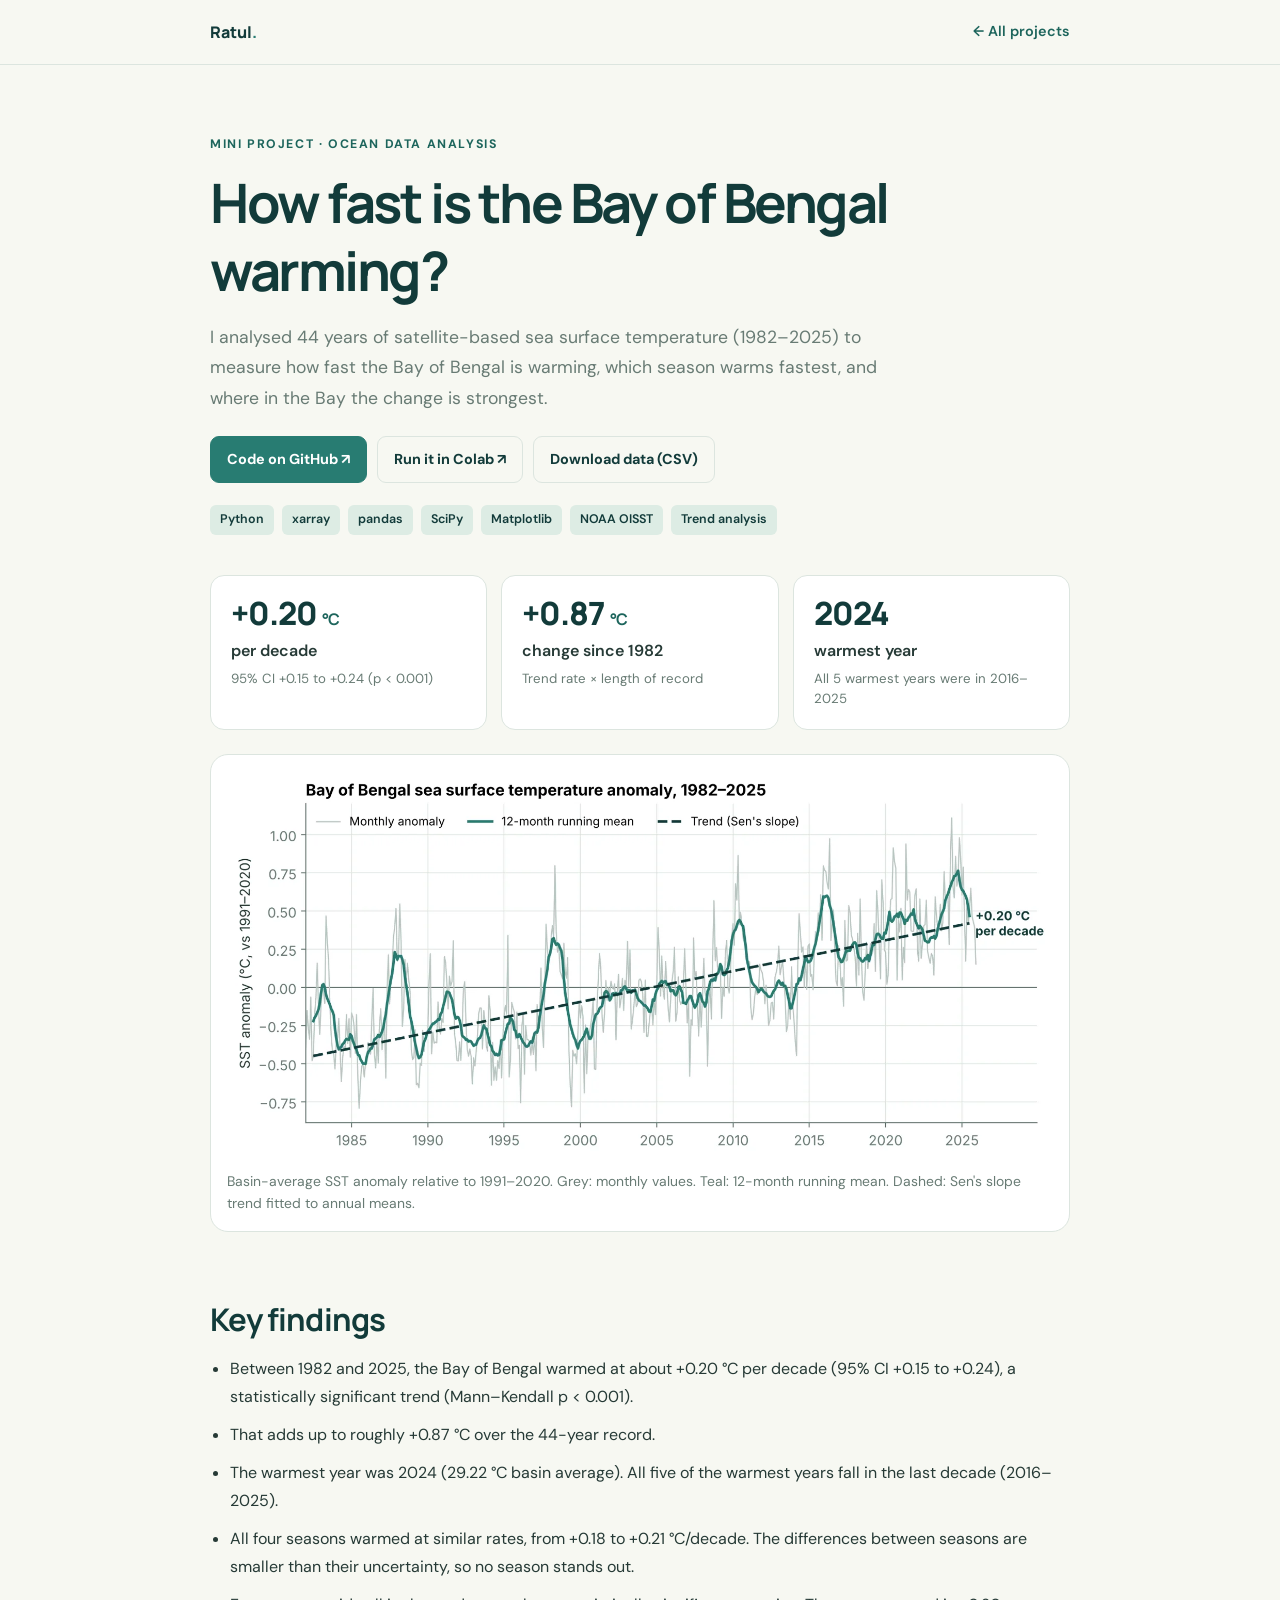
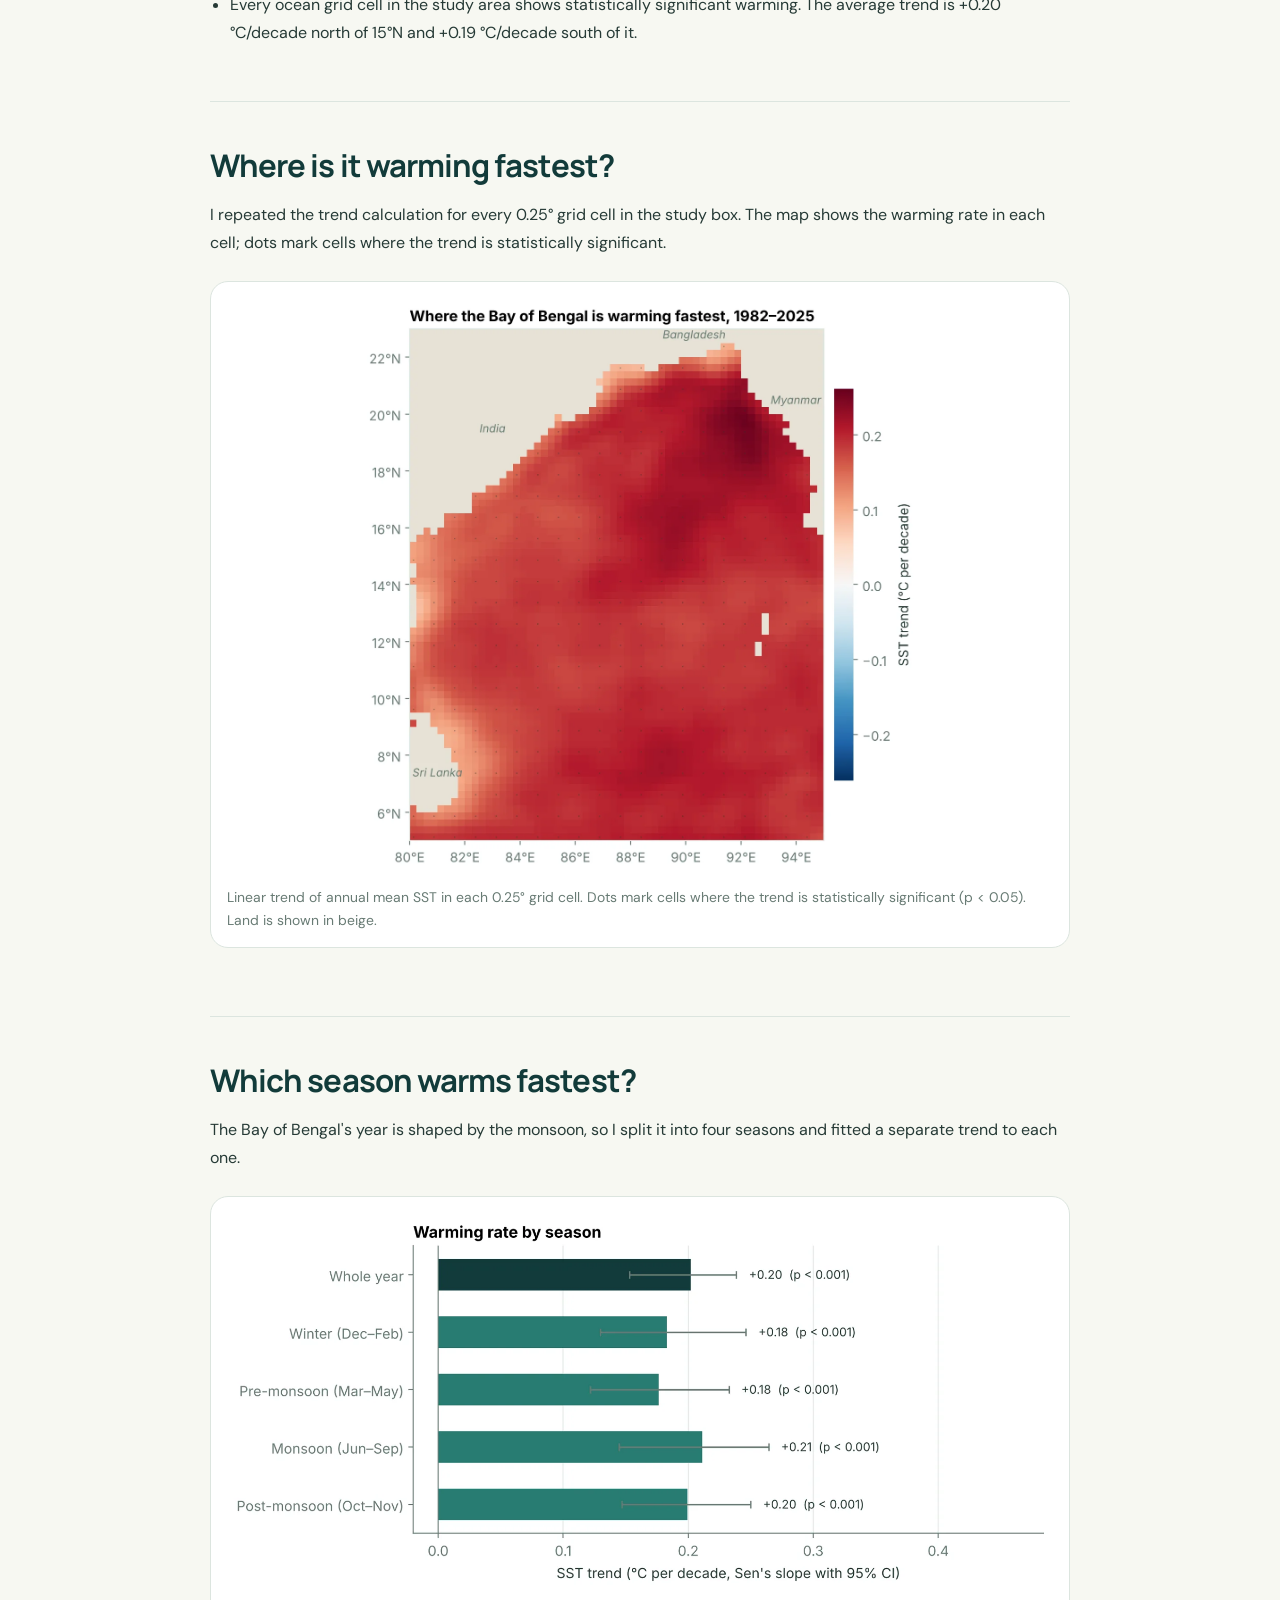
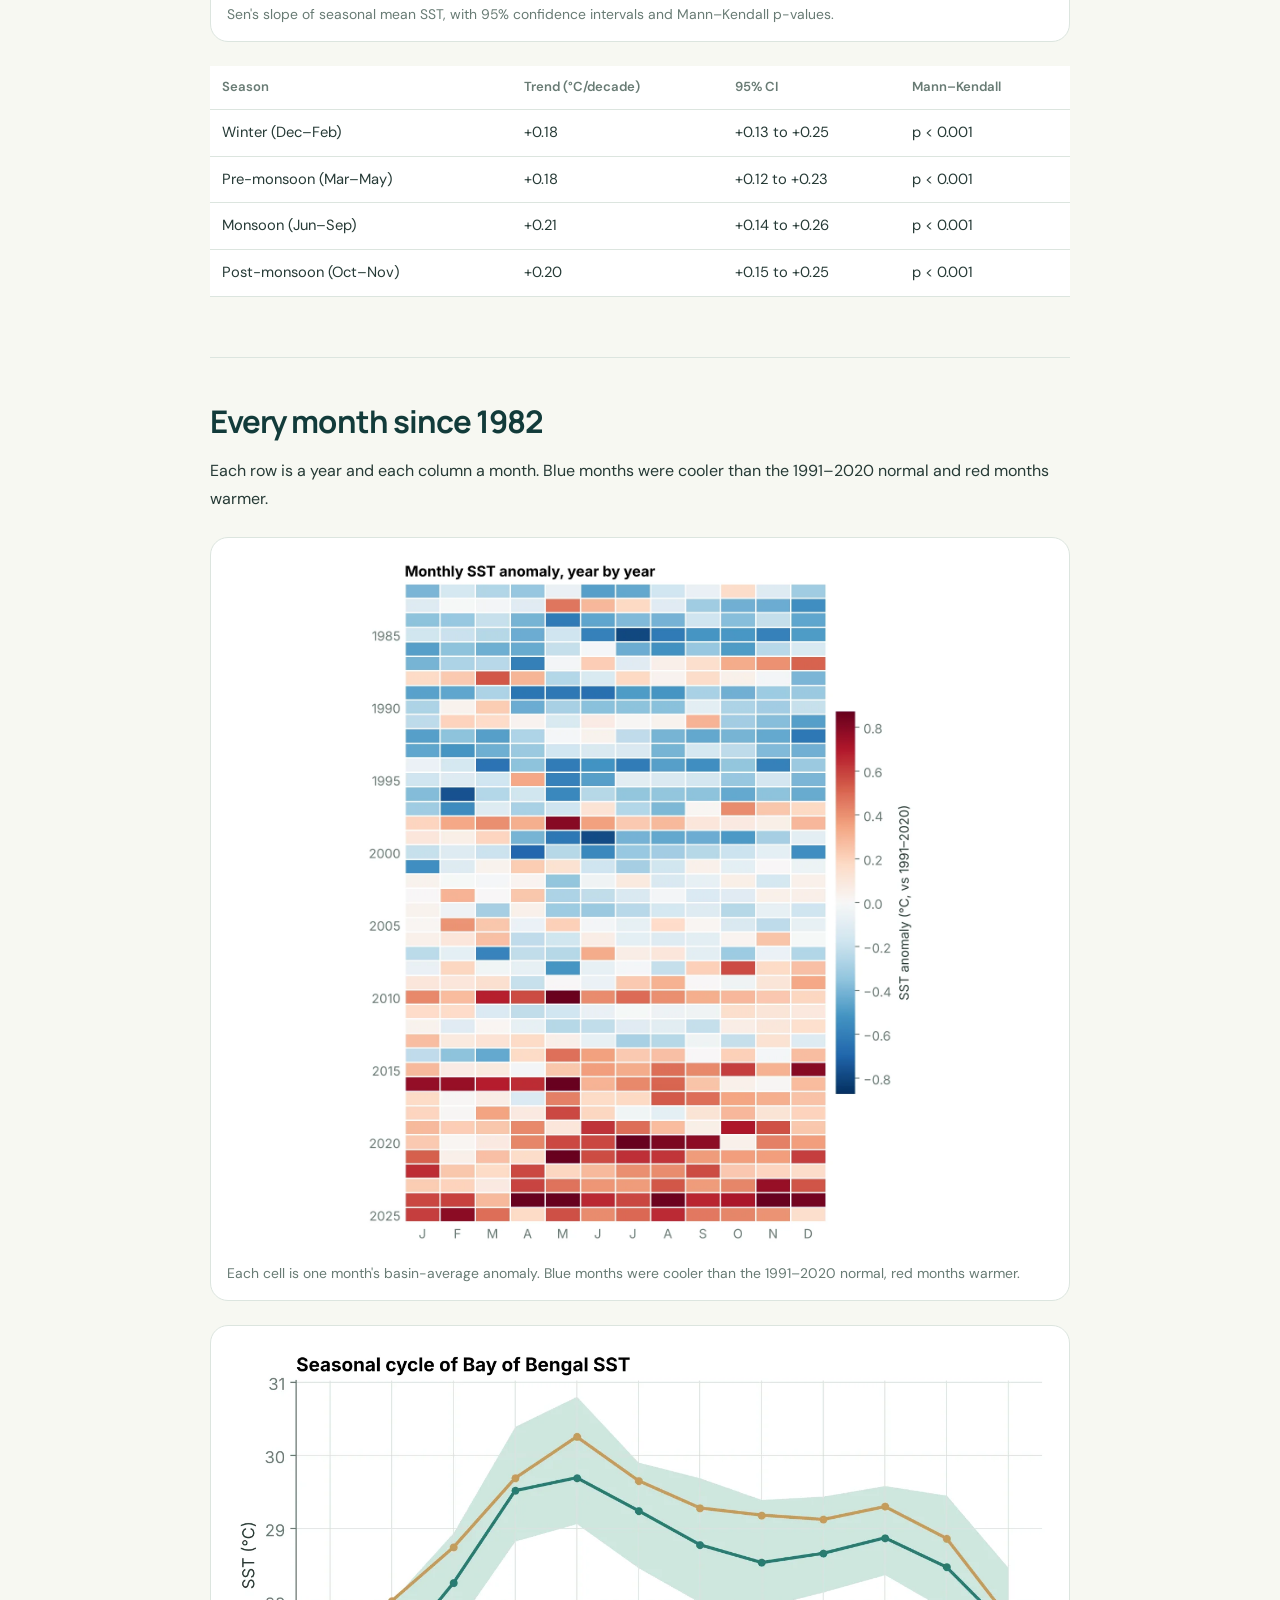
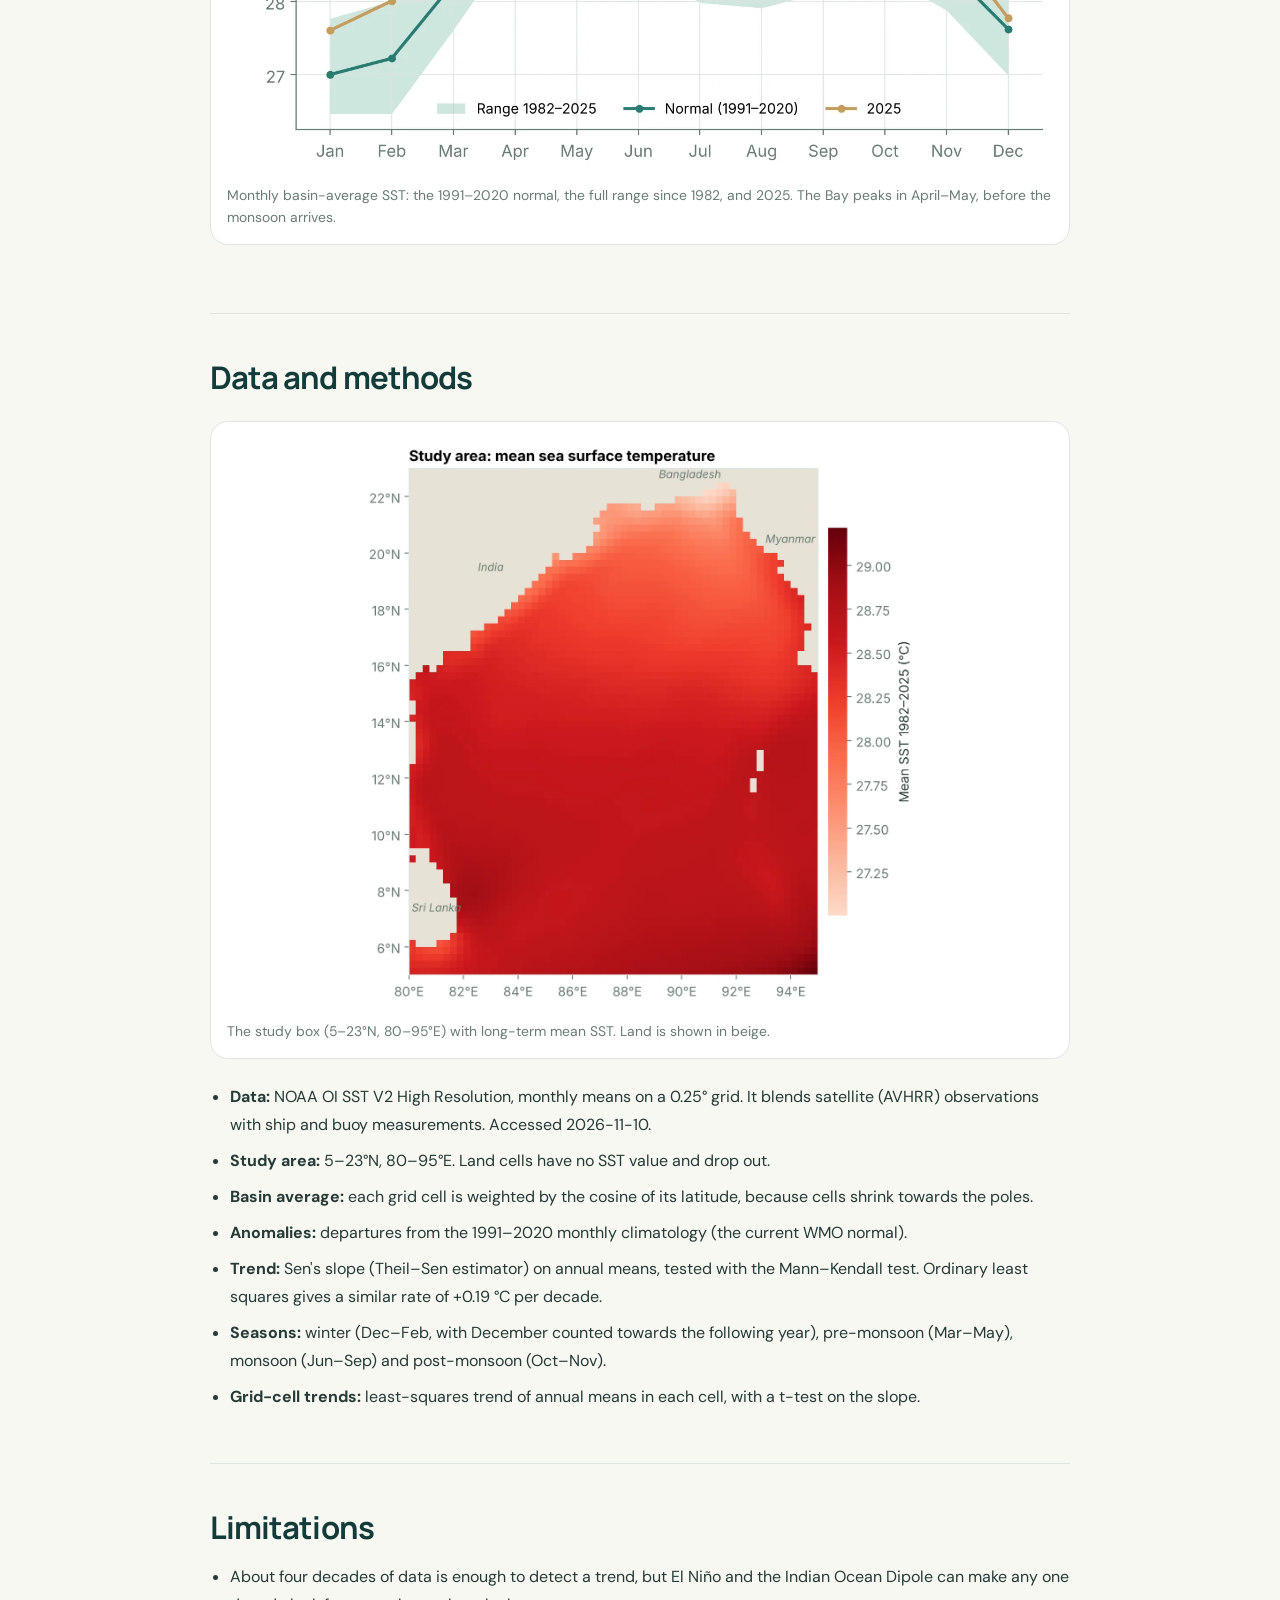
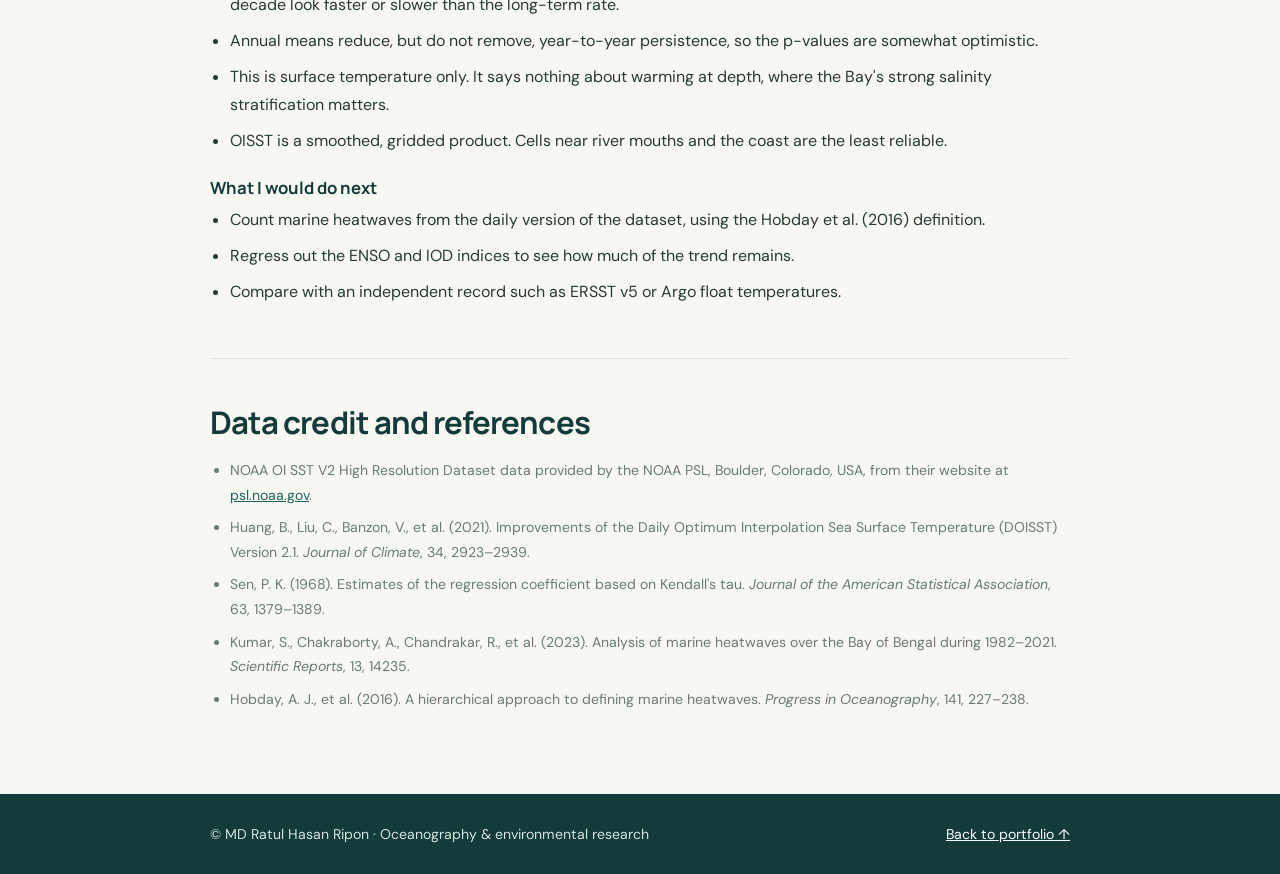
<file: projects/bay-of-bengal-sst/index.html>
<!DOCTYPE html>
<html lang="en">
<head>
  <meta charset="UTF-8">
  <meta name="viewport" content="width=device-width, initial-scale=1.0">

  <title>How Fast Is the Bay of Bengal Warming? | MD Ratul Hasan Ripon</title>
  <meta name="description" content="An analysis of 44 years of NOAA satellite sea surface temperature data (1982–2025): the Bay of Bengal warmed at +0.20 °C per decade.">
  <meta name="author" content="MD Ratul Hasan Ripon">
  <meta name="theme-color" content="#123B3A">

  <meta property="og:title" content="How fast is the Bay of Bengal warming?">
  <meta property="og:description" content="44 years of satellite SST data: +0.20 °C per decade, with the warmest year in 2024.">
  <meta property="og:type" content="article">
  <meta property="og:url" content="https://ratulripon.github.io/projects/bay-of-bengal-sst/">
  <meta property="og:image" content="https://ratulripon.github.io/projects/bay-of-bengal-sst/figures/social-preview.png">
  <link rel="canonical" href="https://ratulripon.github.io/projects/bay-of-bengal-sst/">

  <link rel="preconnect" href="https://fonts.googleapis.com">
  <link rel="preconnect" href="https://fonts.gstatic.com" crossorigin>
  <link href="https://fonts.googleapis.com/css2?family=DM+Sans:wght@400;500;600;700&family=Manrope:wght@500;600;700;800&display=swap" rel="stylesheet">

  <style>
    :root {
      --primary: #123B3A;
      --accent: #287C72;
      --accent-dark: #1D655C;
      --accent-light: #DDECE4;
      --background: #F7F8F2;
      --surface: #FFFFFF;
      --text: #263A36;
      --muted: #687B74;
      --border: #DCE5DF;
      --earth: #C69B5B;
      --radius: 18px;
    }

    * { box-sizing: border-box; margin: 0; padding: 0; }

    body {
      font-family: "DM Sans", sans-serif;
      color: var(--text);
      background: var(--background);
      line-height: 1.75;
      font-size: 16px;
    }

    h1, h2, h3 {
      font-family: "Manrope", sans-serif;
      color: var(--primary);
      line-height: 1.25;
    }

    h1 { font-size: clamp(2.1rem, 4.6vw, 3.4rem); letter-spacing: -0.045em; margin-bottom: 18px; }
    h2 { font-size: clamp(1.5rem, 2.6vw, 1.95rem); letter-spacing: -0.03em; margin-bottom: 16px; }
    h3 { font-size: 1.05rem; margin: 22px 0 8px; }
    p { margin-bottom: 14px; }
    a { color: var(--accent-dark); }
    a:hover { color: var(--primary); }
    img { max-width: 100%; height: auto; display: block; }

    .wrap { width: min(860px, calc(100% - 32px)); margin: 0 auto; }

    .topbar {
      border-bottom: 1px solid var(--border);
      background: rgba(247, 248, 242, 0.94);
      position: sticky;
      top: 0;
      z-index: 10;
      backdrop-filter: blur(12px);
    }

    .topbar .wrap {
      display: flex;
      justify-content: space-between;
      align-items: center;
      gap: 16px;
      min-height: 64px;
    }

    .brand { font-family: "Manrope", sans-serif; font-weight: 800; color: var(--primary); text-decoration: none; }
    .brand span { color: var(--accent); }
    .back { font-size: 0.9rem; font-weight: 600; text-decoration: none; }

    .eyebrow {
      display: inline-block;
      color: var(--accent-dark);
      font-size: 0.77rem;
      font-weight: 700;
      letter-spacing: 0.13em;
      text-transform: uppercase;
      margin-bottom: 12px;
    }

    header.intro { padding: 64px 0 28px; }
    .lede { font-size: 1.1rem; color: var(--muted); max-width: 700px; }

    .actions { display: flex; flex-wrap: wrap; gap: 10px; margin-top: 22px; }

    .button {
      display: inline-flex;
      align-items: center;
      gap: 8px;
      padding: 10px 16px;
      border-radius: 9px;
      border: 1px solid var(--accent);
      background: var(--accent);
      color: #fff;
      font-weight: 700;
      font-size: 0.9rem;
      text-decoration: none;
    }

    .button:hover { background: var(--accent-dark); color: #fff; }
    .button.outline { background: transparent; color: var(--primary); border-color: var(--border); }
    .button.outline:hover { background: var(--accent-light); }

    .tags { display: flex; flex-wrap: wrap; gap: 8px; margin-top: 22px; }
    .tag {
      padding: 4px 10px;
      background: var(--accent-light);
      color: var(--primary);
      border-radius: 6px;
      font-size: 0.78rem;
      font-weight: 600;
    }

    .stats {
      display: grid;
      grid-template-columns: repeat(3, minmax(0, 1fr));
      gap: 14px;
      margin: 12px 0 8px;
    }

    .stat {
      background: var(--surface);
      border: 1px solid var(--border);
      border-radius: 14px;
      padding: 20px;
    }

    .stat .value {
      font-family: "Manrope", sans-serif;
      font-size: 2rem;
      font-weight: 800;
      color: var(--primary);
      letter-spacing: -0.03em;
      line-height: 1.1;
    }

    .stat .unit { font-size: 1rem; font-weight: 700; color: var(--accent-dark); }
    .stat .label { font-weight: 600; margin-top: 6px; }
    .stat .note { font-size: 0.83rem; color: var(--muted); line-height: 1.5; margin-top: 4px; }

    section { padding: 44px 0; border-top: 1px solid var(--border); }
    section:first-of-type { border-top: 0; }

    .findings { padding-left: 20px; }
    .findings li { margin-bottom: 10px; }

    .figure {
      background: var(--surface);
      border: 1px solid var(--border);
      border-radius: var(--radius);
      padding: 16px;
      margin: 24px 0;
    }

    .figure img { margin: 0 auto; border-radius: 8px; }
    .narrow .figure img { max-width: 560px; width: 100%; }
    figcaption { font-size: 0.87rem; color: var(--muted); margin-top: 12px; line-height: 1.6; }

    .table-wrap { overflow-x: auto; margin: 16px 0; }
    table { width: 100%; border-collapse: collapse; font-size: 0.92rem; background: var(--surface); }
    th, td { text-align: left; padding: 10px 12px; border-bottom: 1px solid var(--border); white-space: nowrap; }
    th { color: var(--muted); font-weight: 600; font-size: 0.82rem; }

    .method-list { padding-left: 20px; }
    .method-list li { margin-bottom: 8px; }

    .refs { font-size: 0.88rem; color: var(--muted); padding-left: 20px; }
    .refs li { margin-bottom: 8px; }

    footer {
      background: var(--primary);
      color: #D4E4DC;
      padding: 28px 0;
      font-size: 0.88rem;
      margin-top: 30px;
    }

    footer a { color: #fff; }
    footer .wrap { display: flex; justify-content: space-between; flex-wrap: wrap; gap: 12px; }

    @media (max-width: 680px) {
      header.intro { padding-top: 40px; }
      .stats { grid-template-columns: 1fr; }
      .figure { padding: 10px; }
    }
  </style>
</head>

<body>
  <div class="topbar">
    <div class="wrap">
      <a class="brand" href="/">Ratul<span>.</span></a>
      <a class="back" href="/#projects">← All projects</a>
    </div>
  </div>

  <main class="wrap">
    <header class="intro">
      <span class="eyebrow">Mini project · Ocean data analysis</span>
      <h1>How fast is the Bay of Bengal warming?</h1>
      <p class="lede">
        I analysed 44 years of satellite-based sea surface temperature (1982–2025)
        to measure how fast the Bay of Bengal is warming, which season warms fastest,
        and where in the Bay the change is strongest.
      </p>

      <div class="actions">
        <a class="button" href="https://github.com/ratulripon/bay-of-bengal-sst" target="_blank" rel="noopener">Code on GitHub ↗</a>
        <a class="button outline" href="https://colab.research.google.com/github/ratulripon/bay-of-bengal-sst/blob/main/bay_of_bengal_sst.ipynb" target="_blank" rel="noopener">Run it in Colab ↗</a>
        <a class="button outline" href="data/bay_of_bengal_sst_monthly.csv" download>Download data (CSV)</a>
      </div>

      <div class="tags">
        <span class="tag">Python</span>
        <span class="tag">xarray</span>
        <span class="tag">pandas</span>
        <span class="tag">SciPy</span>
        <span class="tag">Matplotlib</span>
        <span class="tag">NOAA OISST</span>
        <span class="tag">Trend analysis</span>
      </div>
    </header>

    <div class="stats">
      <div class="stat">
        <div class="value">+0.20 <span class="unit">°C</span></div>
        <div class="label">per decade</div>
        <div class="note">95% CI +0.15 to +0.24 (p < 0.001)</div>
      </div>
      <div class="stat">
        <div class="value">+0.87 <span class="unit">°C</span></div>
        <div class="label">change since 1982</div>
        <div class="note">Trend rate × length of record</div>
      </div>
      <div class="stat">
        <div class="value">2024</div>
        <div class="label">warmest year</div>
        <div class="note">All 5 warmest years were in 2016–2025</div>
      </div>
    </div>

    <figure class="figure"><img src="figures/sst_anomaly_timeseries.webp" alt="Line chart of monthly Bay of Bengal SST anomalies from 1982 to 2025 with a rising trend line" width="1600" height="750" loading="lazy"><figcaption>Basin-average SST anomaly relative to 1991–2020. Grey: monthly values. Teal: 12-month running mean. Dashed: Sen's slope trend fitted to annual means.</figcaption></figure>

    <section>
      <h2>Key findings</h2>
      <ul class="findings">
        <li>Between 1982 and 2025, the Bay of Bengal warmed at about +0.20 °C per decade (95% CI +0.15 to +0.24), a statistically significant trend (Mann–Kendall p < 0.001).</li>
<li>That adds up to roughly +0.87 °C over the 44-year record.</li>
<li>The warmest year was 2024 (29.22 °C basin average). All five of the warmest years fall in the last decade (2016–2025).</li>
<li>All four seasons warmed at similar rates, from +0.18 to +0.21 °C/decade. The differences between seasons are smaller than their uncertainty, so no season stands out.</li>
<li>Every ocean grid cell in the study area shows statistically significant warming. The average trend is +0.20 °C/decade north of 15°N and +0.19 °C/decade south of it.</li>
      </ul>
    </section>

    <section>
      <h2>Where is it warming fastest?</h2>
      <p>
        I repeated the trend calculation for every 0.25° grid cell in the study box.
        The map shows the warming rate in each cell; dots mark cells where the trend is
        statistically significant.
      </p>
      <div class="narrow"><figure class="figure"><img src="figures/sst_trend_map.webp" alt="Map of the Bay of Bengal coloured by SST trend in degrees Celsius per decade" width="1252" height="1289" loading="lazy"><figcaption>Linear trend of annual mean SST in each 0.25° grid cell. Dots mark cells where the trend is statistically significant (p < 0.05). Land is shown in beige.</figcaption></figure></div>
    </section>

    <section>
      <h2>Which season warms fastest?</h2>
      <p>
        The Bay of Bengal's year is shaped by the monsoon, so I split it into four seasons and
        fitted a separate trend to each one.
      </p>
      <figure class="figure"><img src="figures/sst_trend_by_season.webp" alt="Bar chart comparing the SST warming rate across the four Bay of Bengal seasons" width="1600" height="732" loading="lazy"><figcaption>Sen's slope of seasonal mean SST, with 95% confidence intervals and Mann–Kendall p-values.</figcaption></figure>
      <div class="table-wrap">
        <table>
          <thead>
            <tr><th>Season</th><th>Trend (°C/decade)</th><th>95% CI</th><th>Mann–Kendall</th></tr>
          </thead>
          <tbody>
            <tr><td>Winter (Dec–Feb)</td><td>+0.18</td><td>+0.13 to +0.25</td><td>p < 0.001</td></tr>
<tr><td>Pre-monsoon (Mar–May)</td><td>+0.18</td><td>+0.12 to +0.23</td><td>p < 0.001</td></tr>
<tr><td>Monsoon (Jun–Sep)</td><td>+0.21</td><td>+0.14 to +0.26</td><td>p < 0.001</td></tr>
<tr><td>Post-monsoon (Oct–Nov)</td><td>+0.20</td><td>+0.15 to +0.25</td><td>p < 0.001</td></tr>
          </tbody>
        </table>
      </div>
    </section>

    <section>
      <h2>Every month since 1982</h2>
      <p>
        Each row is a year and each column a month. Blue months were cooler than the
        1991–2020 normal and red months warmer.
      </p>
      <div class="narrow"><figure class="figure"><img src="figures/sst_anomaly_heatmap.webp" alt="Heatmap of monthly SST anomalies with years as rows and months as columns" width="1284" height="1596" loading="lazy"><figcaption>Each cell is one month's basin-average anomaly. Blue months were cooler than the 1991–2020 normal, red months warmer.</figcaption></figure></div>
      <figure class="figure"><img src="figures/sst_seasonal_cycle.webp" alt="Line chart of the Bay of Bengal's average SST in each month of the year" width="1459" height="759" loading="lazy"><figcaption>Monthly basin-average SST: the 1991–2020 normal, the full range since 1982, and 2025. The Bay peaks in April–May, before the monsoon arrives.</figcaption></figure>
    </section>

    <section>
      <h2>Data and methods</h2>
      <div class="narrow"><figure class="figure"><img src="figures/sst_mean_map.webp" alt="Map of the Bay of Bengal study area coloured by long-term mean SST" width="1268" height="1289" loading="lazy"><figcaption>The study box (5–23°N, 80–95°E) with long-term mean SST. Land is shown in beige.</figcaption></figure></div>
      <ul class="method-list">
        <li><strong>Data:</strong> NOAA OI SST V2 High Resolution, monthly means on a 0.25° grid.
          It blends satellite (AVHRR) observations with ship and buoy measurements. Accessed 2026-11-10.</li>
        <li><strong>Study area:</strong> 5–23°N, 80–95°E. Land cells have no SST value and drop out.</li>
        <li><strong>Basin average:</strong> each grid cell is weighted by the cosine of its latitude, because cells shrink towards the poles.</li>
        <li><strong>Anomalies:</strong> departures from the 1991–2020 monthly climatology (the current WMO normal).</li>
        <li><strong>Trend:</strong> Sen's slope (Theil–Sen estimator) on annual means, tested with the Mann–Kendall test.
          Ordinary least squares gives a similar rate of +0.19 °C per decade.</li>
        <li><strong>Seasons:</strong> winter (Dec–Feb, with December counted towards the following year), pre-monsoon (Mar–May),
          monsoon (Jun–Sep) and post-monsoon (Oct–Nov).</li>
        <li><strong>Grid-cell trends:</strong> least-squares trend of annual means in each cell, with a t-test on the slope.</li>
      </ul>
    </section>

    <section>
      <h2>Limitations</h2>
      <ul class="method-list">
        <li>About four decades of data is enough to detect a trend, but El Niño and the Indian Ocean Dipole
          can make any one decade look faster or slower than the long-term rate.</li>
        <li>Annual means reduce, but do not remove, year-to-year persistence, so the p-values are somewhat optimistic.</li>
        <li>This is surface temperature only. It says nothing about warming at depth, where the Bay's strong
          salinity stratification matters.</li>
        <li>OISST is a smoothed, gridded product. Cells near river mouths and the coast are the least reliable.</li>
      </ul>

      <h3>What I would do next</h3>
      <ul class="method-list">
        <li>Count marine heatwaves from the daily version of the dataset, using the Hobday et al. (2016) definition.</li>
        <li>Regress out the ENSO and IOD indices to see how much of the trend remains.</li>
        <li>Compare with an independent record such as ERSST v5 or Argo float temperatures.</li>
      </ul>
    </section>

    <section>
      <h2>Data credit and references</h2>
      <ul class="refs">
        <li>NOAA OI SST V2 High Resolution Dataset data provided by the NOAA PSL, Boulder, Colorado, USA,
          from their website at <a href="https://psl.noaa.gov/data/gridded/data.noaa.oisst.v2.highres.html" target="_blank" rel="noopener">psl.noaa.gov</a>.</li>
        <li>Huang, B., Liu, C., Banzon, V., et al. (2021). Improvements of the Daily Optimum Interpolation
          Sea Surface Temperature (DOISST) Version 2.1. <em>Journal of Climate</em>, 34, 2923–2939.</li>
        <li>Sen, P. K. (1968). Estimates of the regression coefficient based on Kendall's tau.
          <em>Journal of the American Statistical Association</em>, 63, 1379–1389.</li>
        <li>Kumar, S., Chakraborty, A., Chandrakar, R., et al. (2023). Analysis of marine heatwaves over the
          Bay of Bengal during 1982–2021. <em>Scientific Reports</em>, 13, 14235.</li>
        <li>Hobday, A. J., et al. (2016). A hierarchical approach to defining marine heatwaves.
          <em>Progress in Oceanography</em>, 141, 227–238.</li>
      </ul>
    </section>
  </main>

  <footer>
    <div class="wrap">
      <span>© MD Ratul Hasan Ripon · Oceanography &amp; environmental research</span>
      <a href="/">Back to portfolio ↑</a>
    </div>
  </footer>
</body>
</html>
</file>
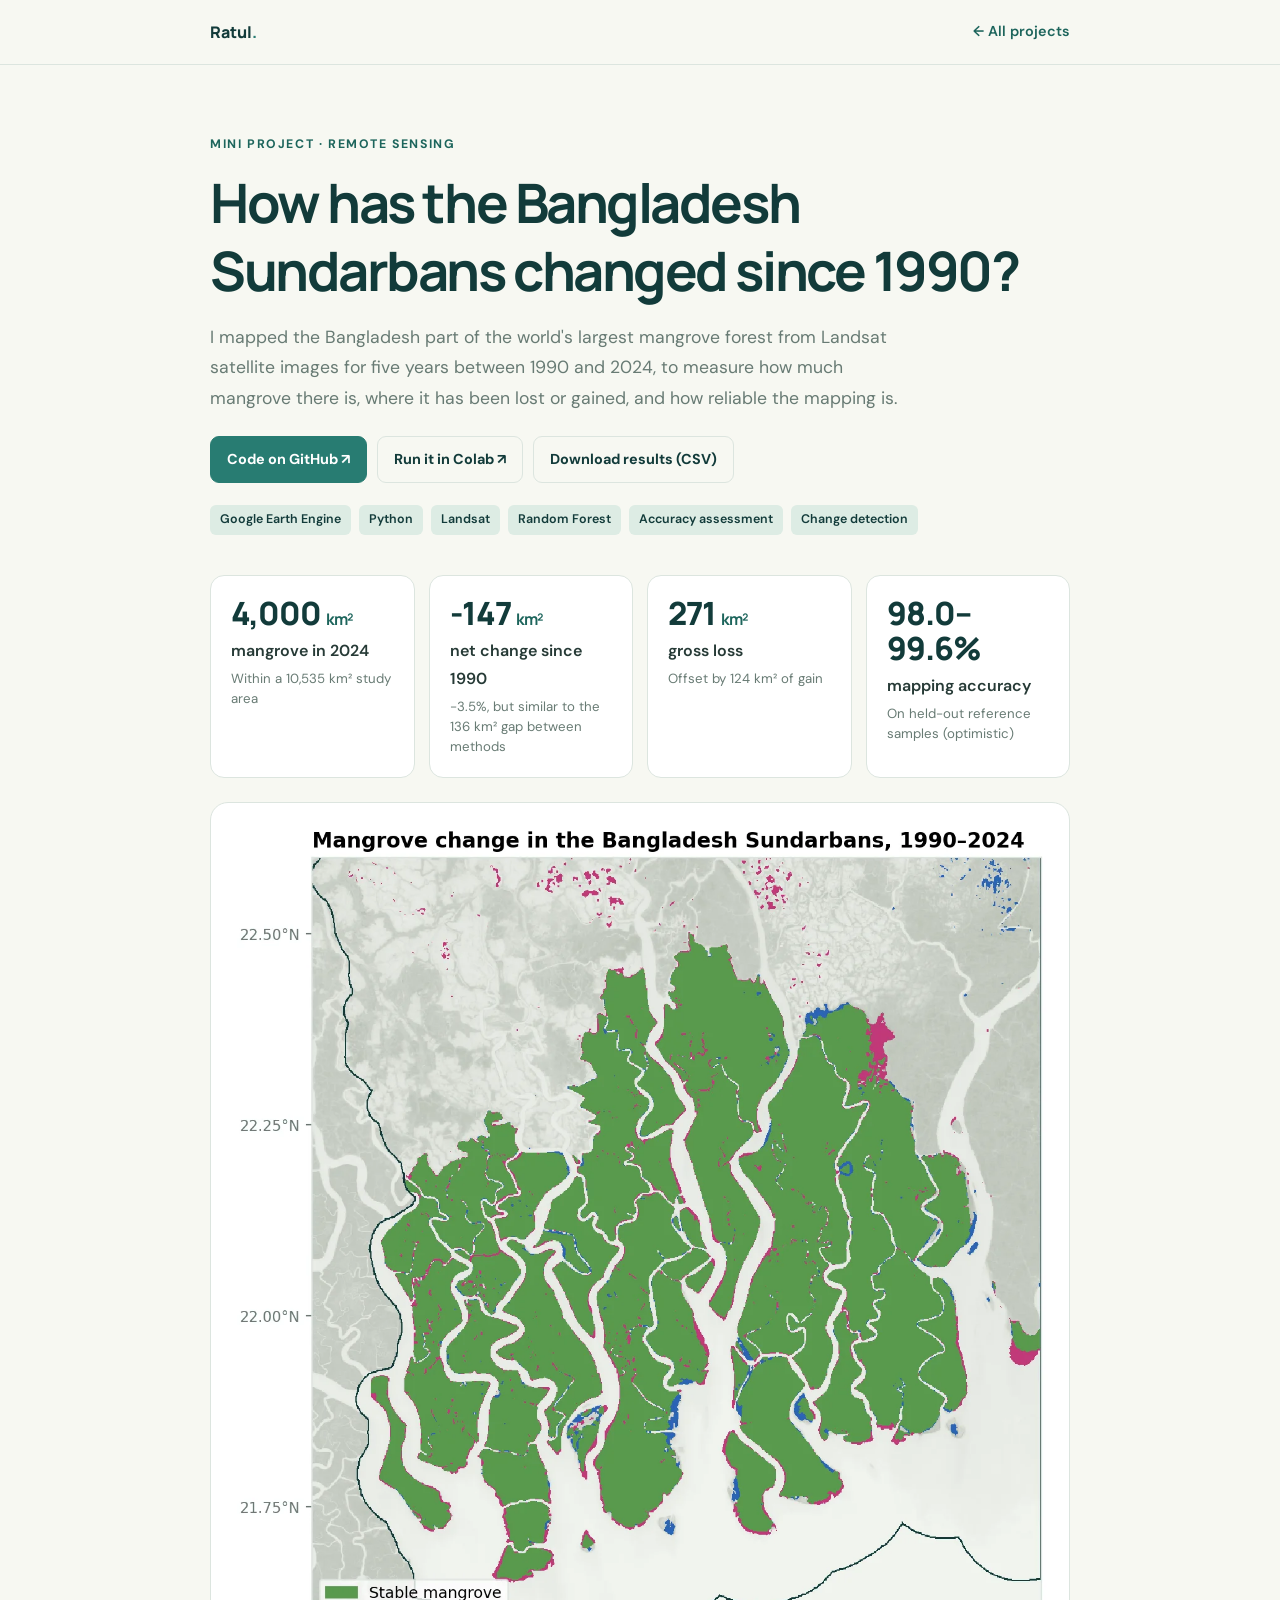
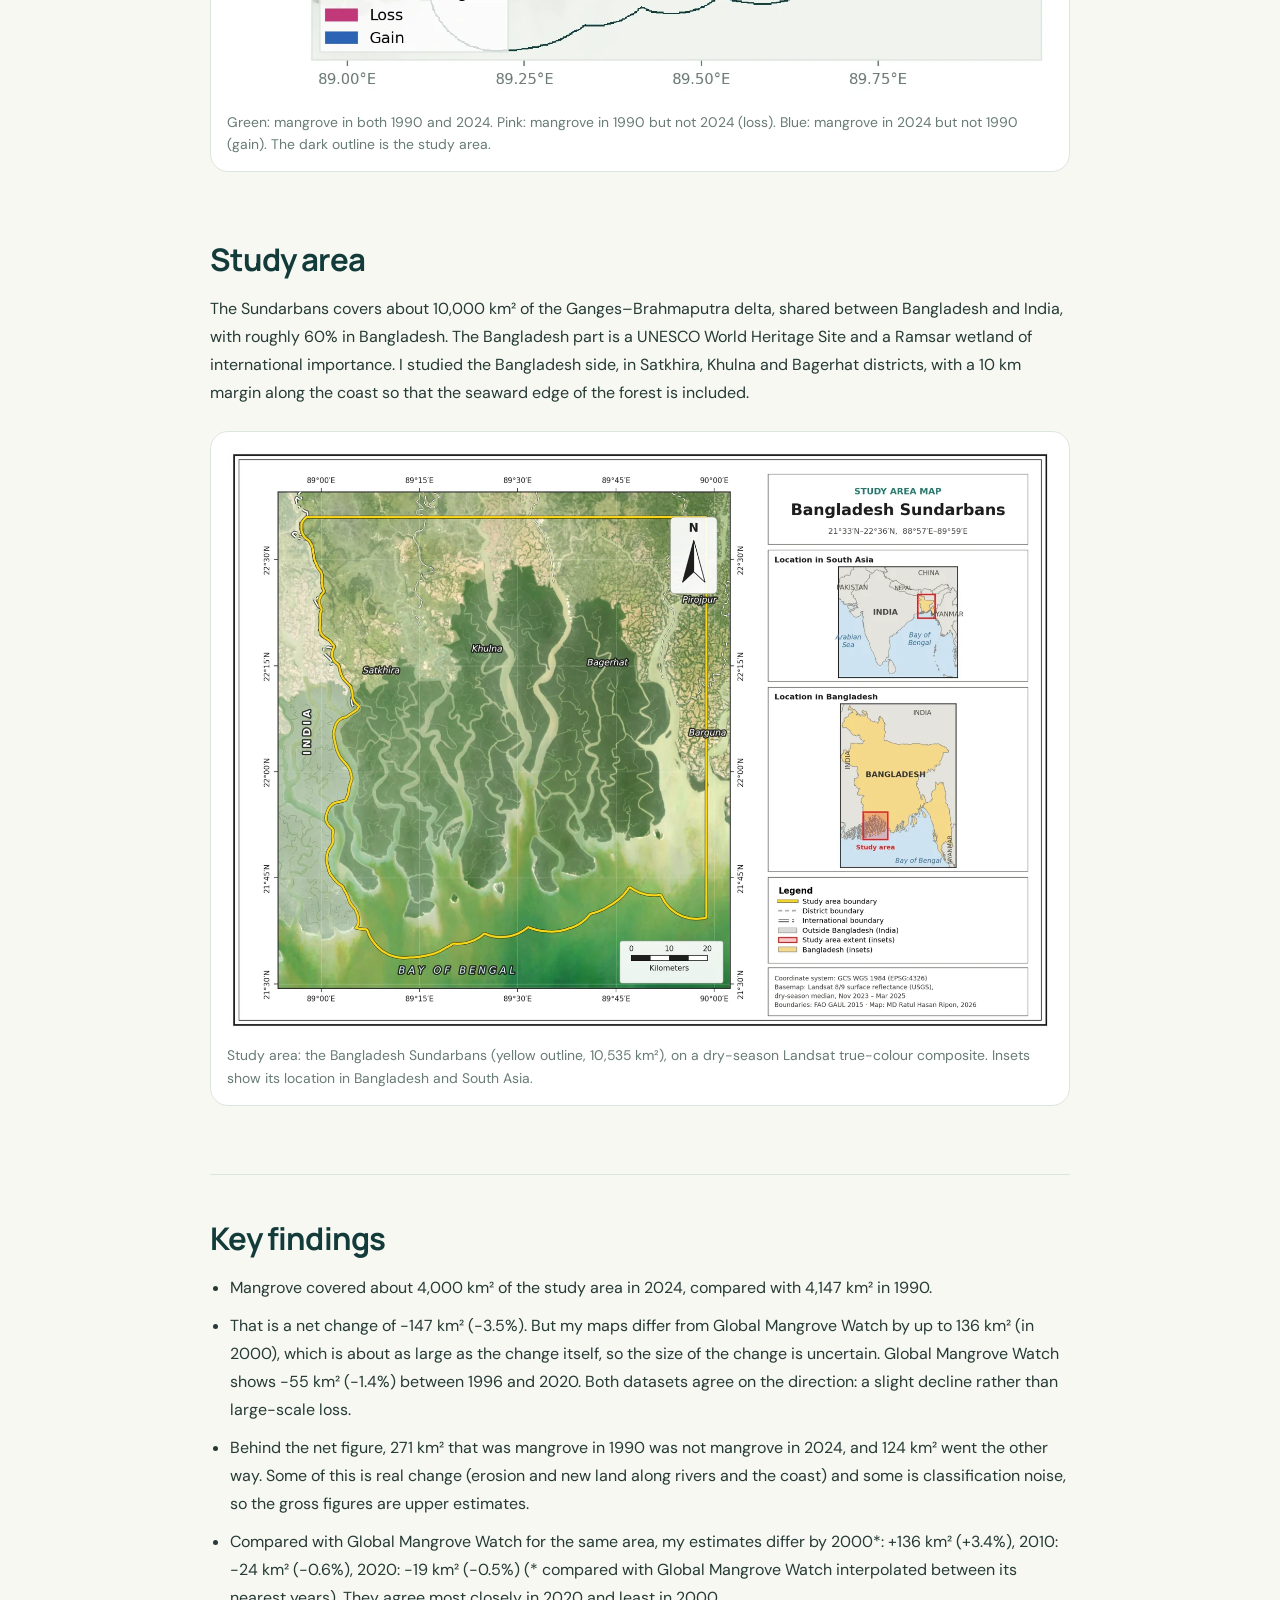
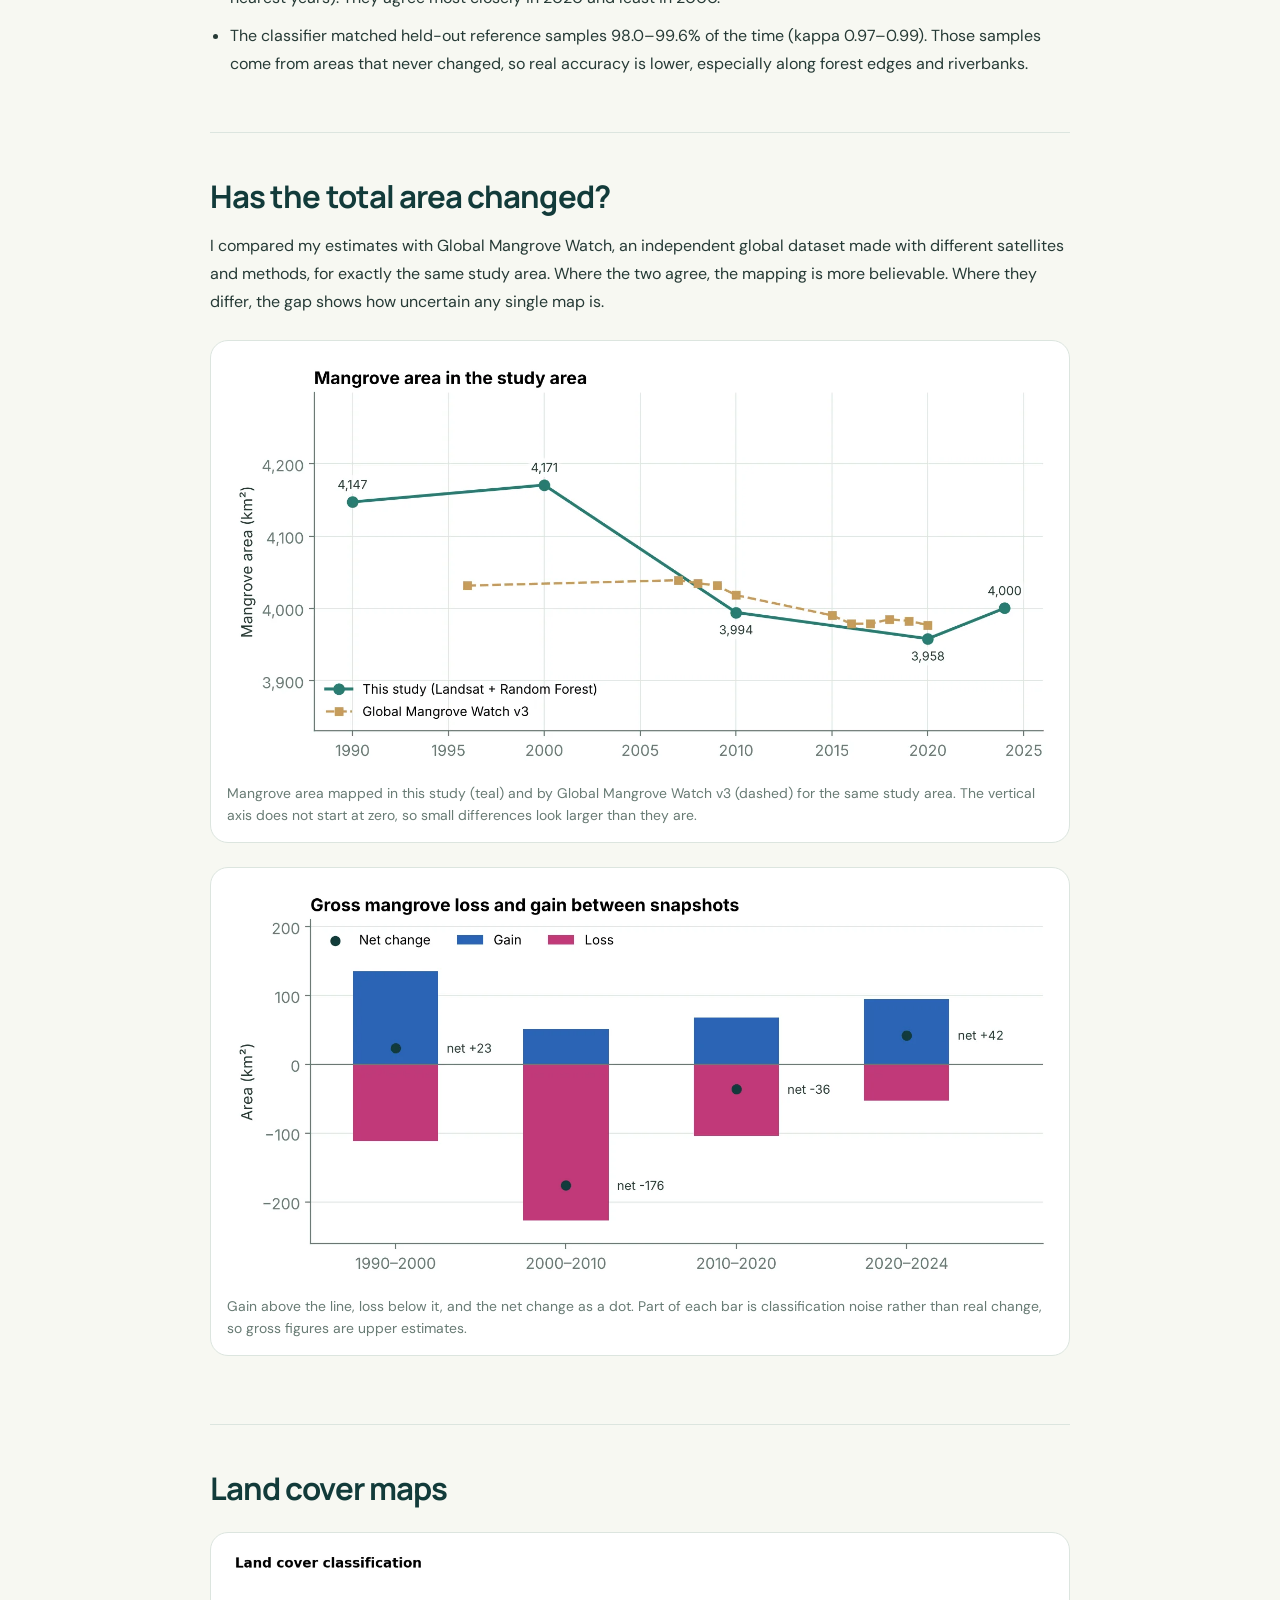
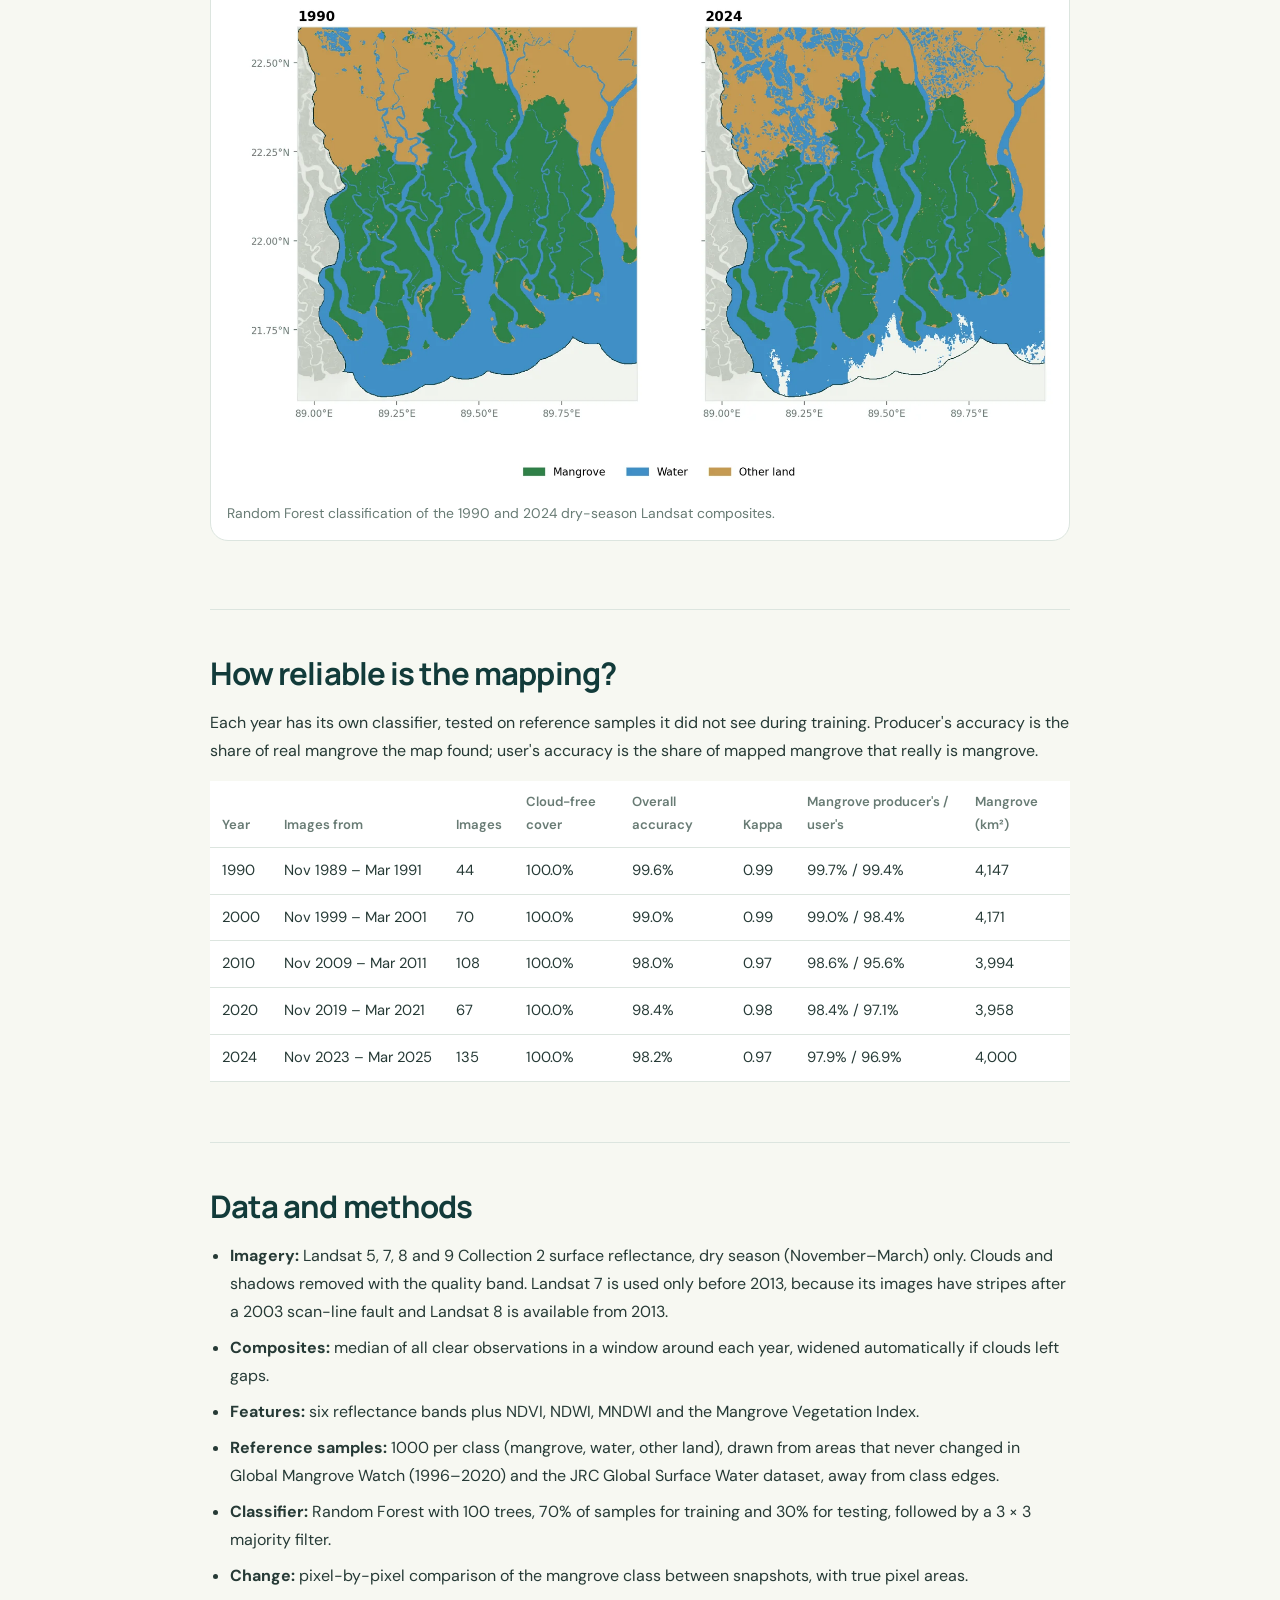
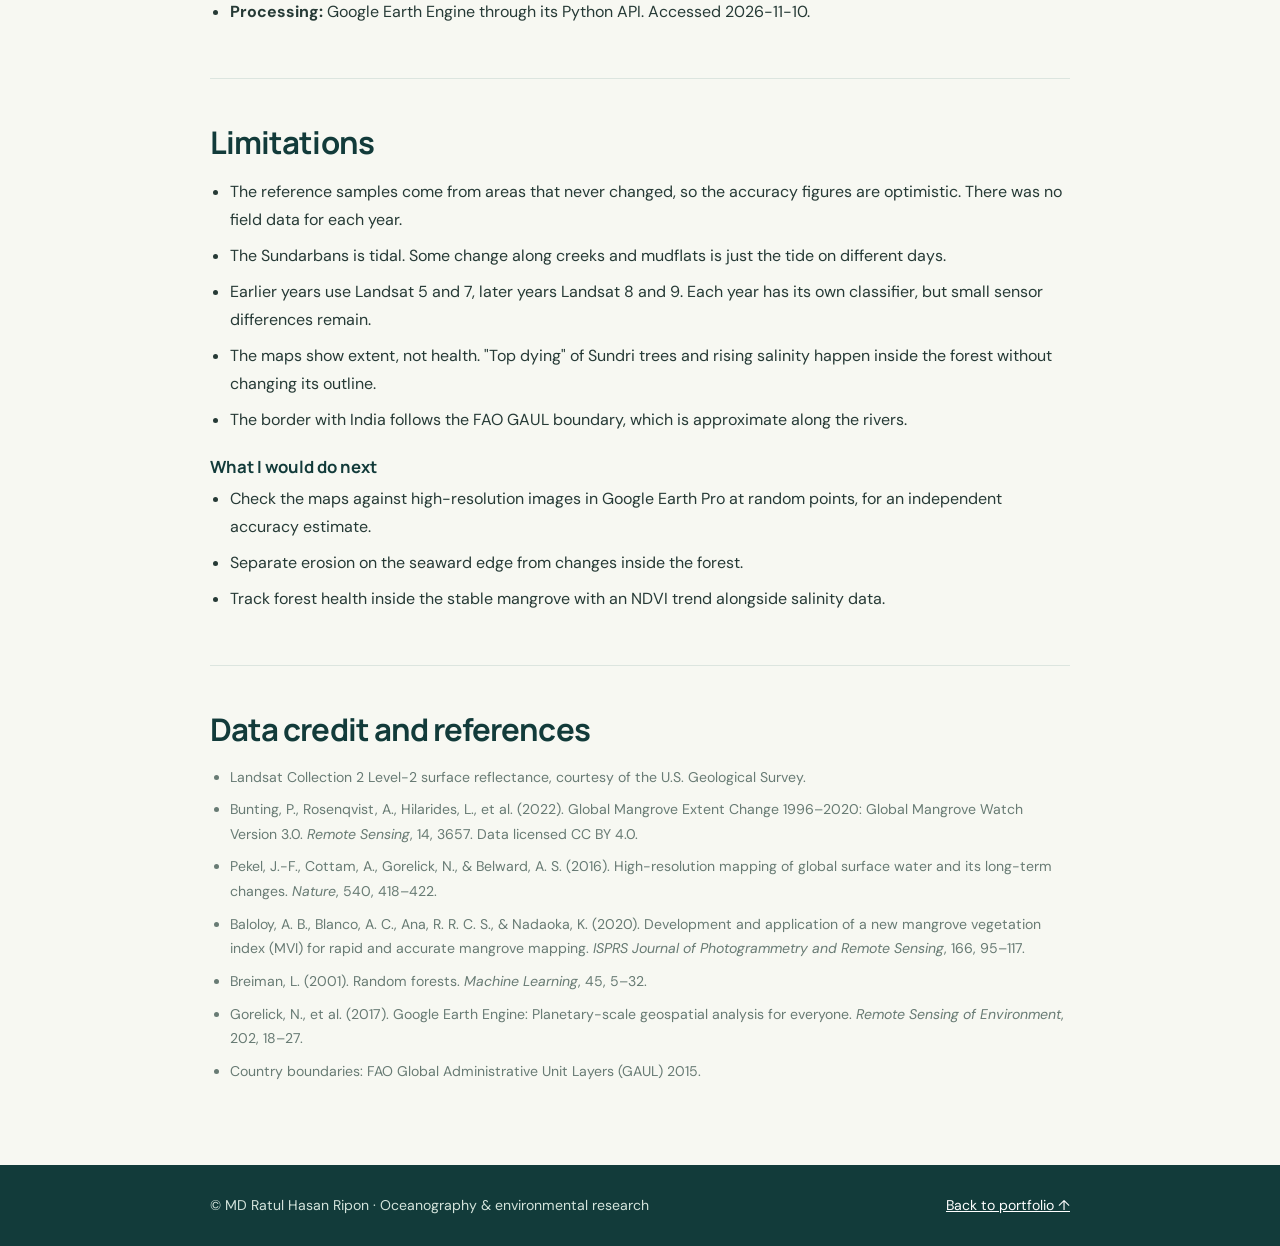
<file: projects/sundarbans-mangroves/index.html>
<!DOCTYPE html>
<html lang="en">
<head>
  <meta charset="UTF-8">
  <meta name="viewport" content="width=device-width, initial-scale=1.0">

  <title>How Has the Bangladesh Sundarbans Changed? | MD Ratul Hasan Ripon</title>
  <meta name="description" content="Mapping the Bangladesh Sundarbans from Landsat with Random Forest classification, 1990–2024: 4,000 km² of mangrove in 2024, net change -147 km² (-3.5%).">
  <meta name="author" content="MD Ratul Hasan Ripon">
  <meta name="theme-color" content="#123B3A">

  <meta property="og:title" content="How has the Bangladesh Sundarbans changed since 1990?">
  <meta property="og:description" content="Landsat + Random Forest mapping of the world's largest mangrove forest, 1990–2024.">
  <meta property="og:type" content="article">
  <meta property="og:url" content="https://ratulripon.github.io/projects/sundarbans-mangroves/">
  <meta property="og:image" content="https://ratulripon.github.io/projects/sundarbans-mangroves/figures/social-preview.png">
  <link rel="canonical" href="https://ratulripon.github.io/projects/sundarbans-mangroves/">

  <link rel="preconnect" href="https://fonts.googleapis.com">
  <link rel="preconnect" href="https://fonts.gstatic.com" crossorigin>
  <link href="https://fonts.googleapis.com/css2?family=DM+Sans:wght@400;500;600;700&family=Manrope:wght@500;600;700;800&display=swap" rel="stylesheet">

  <style>
    :root {
      --primary: #123B3A;
      --accent: #287C72;
      --accent-dark: #1D655C;
      --accent-light: #DDECE4;
      --background: #F7F8F2;
      --surface: #FFFFFF;
      --text: #263A36;
      --muted: #687B74;
      --border: #DCE5DF;
      --earth: #C69B5B;
      --radius: 18px;
    }

    * { box-sizing: border-box; margin: 0; padding: 0; }

    body {
      font-family: "DM Sans", sans-serif;
      color: var(--text);
      background: var(--background);
      line-height: 1.75;
      font-size: 16px;
    }

    h1, h2, h3 {
      font-family: "Manrope", sans-serif;
      color: var(--primary);
      line-height: 1.25;
    }

    h1 { font-size: clamp(2.1rem, 4.6vw, 3.4rem); letter-spacing: -0.045em; margin-bottom: 18px; }
    h2 { font-size: clamp(1.5rem, 2.6vw, 1.95rem); letter-spacing: -0.03em; margin-bottom: 16px; }
    h3 { font-size: 1.05rem; margin: 22px 0 8px; }
    p { margin-bottom: 14px; }
    a { color: var(--accent-dark); }
    a:hover { color: var(--primary); }
    img { max-width: 100%; height: auto; display: block; }

    .wrap { width: min(860px, calc(100% - 32px)); margin: 0 auto; }

    .topbar {
      border-bottom: 1px solid var(--border);
      background: rgba(247, 248, 242, 0.94);
      position: sticky;
      top: 0;
      z-index: 10;
      backdrop-filter: blur(12px);
    }

    .topbar .wrap {
      display: flex;
      justify-content: space-between;
      align-items: center;
      gap: 16px;
      min-height: 64px;
    }

    .brand { font-family: "Manrope", sans-serif; font-weight: 800; color: var(--primary); text-decoration: none; }
    .brand span { color: var(--accent); }
    .back { font-size: 0.9rem; font-weight: 600; text-decoration: none; }

    .eyebrow {
      display: inline-block;
      color: var(--accent-dark);
      font-size: 0.77rem;
      font-weight: 700;
      letter-spacing: 0.13em;
      text-transform: uppercase;
      margin-bottom: 12px;
    }

    header.intro { padding: 64px 0 28px; }
    .lede { font-size: 1.1rem; color: var(--muted); max-width: 700px; }

    .actions { display: flex; flex-wrap: wrap; gap: 10px; margin-top: 22px; }

    .button {
      display: inline-flex;
      align-items: center;
      gap: 8px;
      padding: 10px 16px;
      border-radius: 9px;
      border: 1px solid var(--accent);
      background: var(--accent);
      color: #fff;
      font-weight: 700;
      font-size: 0.9rem;
      text-decoration: none;
    }

    .button:hover { background: var(--accent-dark); color: #fff; }
    .button.outline { background: transparent; color: var(--primary); border-color: var(--border); }
    .button.outline:hover { background: var(--accent-light); }

    .tags { display: flex; flex-wrap: wrap; gap: 8px; margin-top: 22px; }
    .tag {
      padding: 4px 10px;
      background: var(--accent-light);
      color: var(--primary);
      border-radius: 6px;
      font-size: 0.78rem;
      font-weight: 600;
    }

    .stats {
      display: grid;
      grid-template-columns: repeat(4, minmax(0, 1fr));
      gap: 14px;
      margin: 12px 0 8px;
    }

    .stat {
      background: var(--surface);
      border: 1px solid var(--border);
      border-radius: 14px;
      padding: 20px;
    }

    .stat .value {
      font-family: "Manrope", sans-serif;
      font-size: 2rem;
      font-weight: 800;
      color: var(--primary);
      letter-spacing: -0.03em;
      line-height: 1.1;
    }

    .stat .unit { font-size: 1rem; font-weight: 700; color: var(--accent-dark); }
    .stat .label { font-weight: 600; margin-top: 6px; }
    .stat .note { font-size: 0.83rem; color: var(--muted); line-height: 1.5; margin-top: 4px; }

    section { padding: 44px 0; border-top: 1px solid var(--border); }
    section:first-of-type { border-top: 0; }

    .findings { padding-left: 20px; }
    .findings li { margin-bottom: 10px; }

    .figure {
      background: var(--surface);
      border: 1px solid var(--border);
      border-radius: var(--radius);
      padding: 16px;
      margin: 24px 0;
    }

    .figure img { margin: 0 auto; border-radius: 8px; }
    .narrow .figure img { max-width: 560px; width: 100%; }
    figcaption { font-size: 0.87rem; color: var(--muted); margin-top: 12px; line-height: 1.6; }

    .table-wrap { overflow-x: auto; margin: 16px 0; }
    table { width: 100%; border-collapse: collapse; font-size: 0.92rem; background: var(--surface); }
    th, td { text-align: left; padding: 10px 12px; border-bottom: 1px solid var(--border); white-space: nowrap; }
    th { color: var(--muted); font-weight: 600; font-size: 0.82rem; white-space: normal; vertical-align: bottom; }
    td { font-variant-numeric: tabular-nums; }

    .method-list { padding-left: 20px; }
    .method-list li { margin-bottom: 8px; }

    .refs { font-size: 0.88rem; color: var(--muted); padding-left: 20px; }
    .refs li { margin-bottom: 8px; }

    footer {
      background: var(--primary);
      color: #D4E4DC;
      padding: 28px 0;
      font-size: 0.88rem;
      margin-top: 30px;
    }

    footer a { color: #fff; }
    footer .wrap { display: flex; justify-content: space-between; flex-wrap: wrap; gap: 12px; }

    @media (max-width: 860px) {
      .stats { grid-template-columns: repeat(2, minmax(0, 1fr)); }
    }

    @media (max-width: 680px) {
      header.intro { padding-top: 40px; }
      .stats { grid-template-columns: 1fr; }
      .figure { padding: 10px; }
    }
  </style>
</head>

<body>
  <div class="topbar">
    <div class="wrap">
      <a class="brand" href="/">Ratul<span>.</span></a>
      <a class="back" href="/#projects">← All projects</a>
    </div>
  </div>

  <main class="wrap">
    <header class="intro">
      <span class="eyebrow">Mini project · Remote sensing</span>
      <h1>How has the Bangladesh Sundarbans changed since 1990?</h1>
      <p class="lede">
        I mapped the Bangladesh part of the world's largest mangrove forest from Landsat satellite
        images for five years between 1990 and 2024, to measure how much mangrove there is,
        where it has been lost or gained, and how reliable the mapping is.
      </p>

      <div class="actions">
        <a class="button" href="https://github.com/ratulripon/sundarbans-mangrove-change" target="_blank" rel="noopener">Code on GitHub ↗</a>
        <a class="button outline" href="https://colab.research.google.com/github/ratulripon/sundarbans-mangrove-change/blob/main/sundarbans_mangrove_change.ipynb" target="_blank" rel="noopener">Run it in Colab ↗</a>
        <a class="button outline" href="data/sundarbans_mangrove_area.csv" download>Download results (CSV)</a>
      </div>

      <div class="tags">
        <span class="tag">Google Earth Engine</span>
        <span class="tag">Python</span>
        <span class="tag">Landsat</span>
        <span class="tag">Random Forest</span>
        <span class="tag">Accuracy assessment</span>
        <span class="tag">Change detection</span>
      </div>
    </header>

    <div class="stats">
      <div class="stat">
        <div class="value">4,000 <span class="unit">km²</span></div>
        <div class="label">mangrove in 2024</div>
        <div class="note">Within a 10,535 km² study area</div>
      </div>
      <div class="stat">
        <div class="value">-147 <span class="unit">km²</span></div>
        <div class="label">net change since 1990</div>
        <div class="note">-3.5%, but similar to the 136 km² gap between methods</div>
      </div>
      <div class="stat">
        <div class="value">271 <span class="unit">km²</span></div>
        <div class="label">gross loss</div>
        <div class="note">Offset by 124 km² of gain</div>
      </div>
      <div class="stat">
        <div class="value">98.0–99.6%</div>
        <div class="label">mapping accuracy</div>
        <div class="note">On held-out reference samples (optimistic)</div>
      </div>
    </div>

    <figure class="figure"><img src="figures/mangrove_change_map.webp" alt="Map of the Bangladesh Sundarbans showing stable mangrove, mangrove loss and gain between 1990 and 2024" width="1332" height="1419" loading="lazy"><figcaption>Green: mangrove in both 1990 and 2024. Pink: mangrove in 1990 but not 2024 (loss). Blue: mangrove in 2024 but not 1990 (gain). The dark outline is the study area.</figcaption></figure>

    <section>
      <h2>Study area</h2>
      <p>
        The Sundarbans covers about 10,000 km² of the Ganges–Brahmaputra delta, shared between Bangladesh
        and India, with roughly 60% in Bangladesh. The Bangladesh part is a UNESCO World Heritage Site and a
        Ramsar wetland of international importance. I studied the Bangladesh side, in Satkhira, Khulna and
        Bagerhat districts, with a 10 km margin along the coast so that the seaward edge of the forest is included.
      </p>
      <figure class="figure"><img src="figures/study_area.webp" alt="Study area map of the Bangladesh Sundarbans on a Landsat satellite image, with district boundaries, a north arrow, scale bar, legend and two locator maps showing Bangladesh in South Asia" width="1600" height="1131" loading="lazy"><figcaption>Study area: the Bangladesh Sundarbans (yellow outline, 10,535 km²), on a dry-season Landsat true-colour composite. Insets show its location in Bangladesh and South Asia.</figcaption></figure>
    </section>

    <section>
      <h2>Key findings</h2>
      <ul class="findings">
        <li>Mangrove covered about 4,000 km² of the study area in 2024, compared with 4,147 km² in 1990.</li>
<li>That is a net change of -147 km² (-3.5%). But my maps differ from Global Mangrove Watch by up to 136 km² (in 2000), which is about as large as the change itself, so the size of the change is uncertain. Global Mangrove Watch shows -55 km² (-1.4%) between 1996 and 2020. Both datasets agree on the direction: a slight decline rather than large-scale loss.</li>
<li>Behind the net figure, 271 km² that was mangrove in 1990 was not mangrove in 2024, and 124 km² went the other way. Some of this is real change (erosion and new land along rivers and the coast) and some is classification noise, so the gross figures are upper estimates.</li>
<li>Compared with Global Mangrove Watch for the same area, my estimates differ by 2000*: +136 km² (+3.4%), 2010: -24 km² (-0.6%), 2020: -19 km² (-0.5%) (* compared with Global Mangrove Watch interpolated between its nearest years). They agree most closely in 2020 and least in 2000.</li>
<li>The classifier matched held-out reference samples 98.0–99.6% of the time (kappa 0.97–0.99). Those samples come from areas that never changed, so real accuracy is lower, especially along forest edges and riverbanks.</li>
      </ul>
    </section>

    <section>
      <h2>Has the total area changed?</h2>
      <p>
        I compared my estimates with Global Mangrove Watch, an independent global dataset made with
        different satellites and methods, for exactly the same study area. Where the two agree, the
        mapping is more believable. Where they differ, the gap shows how uncertain any single map is.
      </p>
      <figure class="figure"><img src="figures/mangrove_area_trend.webp" alt="Line chart of mangrove area by year from this study compared with Global Mangrove Watch" width="1581" height="790" loading="lazy"><figcaption>Mangrove area mapped in this study (teal) and by Global Mangrove Watch v3 (dashed) for the same study area. The vertical axis does not start at zero, so small differences look larger than they are.</figcaption></figure>
      <figure class="figure"><img src="figures/mangrove_loss_gain.webp" alt="Bar chart of mangrove gain and loss for each period between the five snapshots" width="1573" height="759" loading="lazy"><figcaption>Gain above the line, loss below it, and the net change as a dot. Part of each bar is classification noise rather than real change, so gross figures are upper estimates.</figcaption></figure>
    </section>

    <section>
      <h2>Land cover maps</h2>
      <figure class="figure"><img src="figures/mangrove_classes.webp" alt="Two land cover maps of the Bangladesh Sundarbans, 1990 and 2024, showing mangrove, water and other land" width="1600" height="1047" loading="lazy"><figcaption>Random Forest classification of the 1990 and 2024 dry-season Landsat composites.</figcaption></figure>
    </section>

    <section>
      <h2>How reliable is the mapping?</h2>
      <p>
        Each year has its own classifier, tested on reference samples it did not see during training.
        Producer's accuracy is the share of real mangrove the map found; user's accuracy is the share of
        mapped mangrove that really is mangrove.
      </p>
      <div class="table-wrap">
        <table>
          <thead>
            <tr><th>Year</th><th>Images from</th><th>Images</th><th>Cloud-free cover</th>
                <th>Overall accuracy</th><th>Kappa</th><th>Mangrove producer's / user's</th><th>Mangrove (km²)</th></tr>
          </thead>
          <tbody>
            <tr><td>1990</td><td>Nov 1989 – Mar 1991</td><td>44</td><td>100.0%</td><td>99.6%</td><td>0.99</td><td>99.7% / 99.4%</td><td>4,147</td></tr>
<tr><td>2000</td><td>Nov 1999 – Mar 2001</td><td>70</td><td>100.0%</td><td>99.0%</td><td>0.99</td><td>99.0% / 98.4%</td><td>4,171</td></tr>
<tr><td>2010</td><td>Nov 2009 – Mar 2011</td><td>108</td><td>100.0%</td><td>98.0%</td><td>0.97</td><td>98.6% / 95.6%</td><td>3,994</td></tr>
<tr><td>2020</td><td>Nov 2019 – Mar 2021</td><td>67</td><td>100.0%</td><td>98.4%</td><td>0.98</td><td>98.4% / 97.1%</td><td>3,958</td></tr>
<tr><td>2024</td><td>Nov 2023 – Mar 2025</td><td>135</td><td>100.0%</td><td>98.2%</td><td>0.97</td><td>97.9% / 96.9%</td><td>4,000</td></tr>
          </tbody>
        </table>
      </div>
    </section>

    <section>
      <h2>Data and methods</h2>
      <ul class="method-list">
        <li><strong>Imagery:</strong> Landsat 5, 7, 8 and 9 Collection 2 surface reflectance, dry season (November–March) only.
          Clouds and shadows removed with the quality band. Landsat 7 is used only before 2013, because its images
          have stripes after a 2003 scan-line fault and Landsat 8 is available from 2013.</li>
        <li><strong>Composites:</strong> median of all clear observations in a window around each year, widened automatically if clouds left gaps.</li>
        <li><strong>Features:</strong> six reflectance bands plus NDVI, NDWI, MNDWI and the Mangrove Vegetation Index.</li>
        <li><strong>Reference samples:</strong> 1000 per class (mangrove, water, other land), drawn from areas that never changed
          in Global Mangrove Watch (1996–2020) and the JRC Global Surface Water dataset, away from class edges.</li>
        <li><strong>Classifier:</strong> Random Forest with 100 trees, 70% of samples for training and 30% for testing,
          followed by a 3 × 3 majority filter.</li>
        <li><strong>Change:</strong> pixel-by-pixel comparison of the mangrove class between snapshots, with true pixel areas.</li>
        <li><strong>Processing:</strong> Google Earth Engine through its Python API. Accessed 2026-11-10.</li>
      </ul>
    </section>

    <section>
      <h2>Limitations</h2>
      <ul class="method-list">
        <li>The reference samples come from areas that never changed, so the accuracy figures are optimistic.
          There was no field data for each year.</li>
        <li>The Sundarbans is tidal. Some change along creeks and mudflats is just the tide on different days.</li>
        <li>Earlier years use Landsat 5 and 7, later years Landsat 8 and 9. Each year has its own classifier, but small
          sensor differences remain.</li>
        <li>The maps show extent, not health. "Top dying" of Sundri trees and rising salinity happen inside the forest
          without changing its outline.</li>
        <li>The border with India follows the FAO GAUL boundary, which is approximate along the rivers.</li>
      </ul>

      <h3>What I would do next</h3>
      <ul class="method-list">
        <li>Check the maps against high-resolution images in Google Earth Pro at random points, for an independent accuracy estimate.</li>
        <li>Separate erosion on the seaward edge from changes inside the forest.</li>
        <li>Track forest health inside the stable mangrove with an NDVI trend alongside salinity data.</li>
      </ul>
    </section>

    <section>
      <h2>Data credit and references</h2>
      <ul class="refs">
        <li>Landsat Collection 2 Level-2 surface reflectance, courtesy of the U.S. Geological Survey.</li>
        <li>Bunting, P., Rosenqvist, A., Hilarides, L., et al. (2022). Global Mangrove Extent Change 1996–2020:
          Global Mangrove Watch Version 3.0. <em>Remote Sensing</em>, 14, 3657. Data licensed CC BY 4.0.</li>
        <li>Pekel, J.-F., Cottam, A., Gorelick, N., &amp; Belward, A. S. (2016). High-resolution mapping of global
          surface water and its long-term changes. <em>Nature</em>, 540, 418–422.</li>
        <li>Baloloy, A. B., Blanco, A. C., Ana, R. R. C. S., &amp; Nadaoka, K. (2020). Development and application of a
          new mangrove vegetation index (MVI) for rapid and accurate mangrove mapping. <em>ISPRS Journal of
          Photogrammetry and Remote Sensing</em>, 166, 95–117.</li>
        <li>Breiman, L. (2001). Random forests. <em>Machine Learning</em>, 45, 5–32.</li>
        <li>Gorelick, N., et al. (2017). Google Earth Engine: Planetary-scale geospatial analysis for everyone.
          <em>Remote Sensing of Environment</em>, 202, 18–27.</li>
        <li>Country boundaries: FAO Global Administrative Unit Layers (GAUL) 2015.</li>
      </ul>
    </section>
  </main>

  <footer>
    <div class="wrap">
      <span>© MD Ratul Hasan Ripon · Oceanography &amp; environmental research</span>
      <a href="/">Back to portfolio ↑</a>
    </div>
  </footer>
</body>
</html>
</file>
